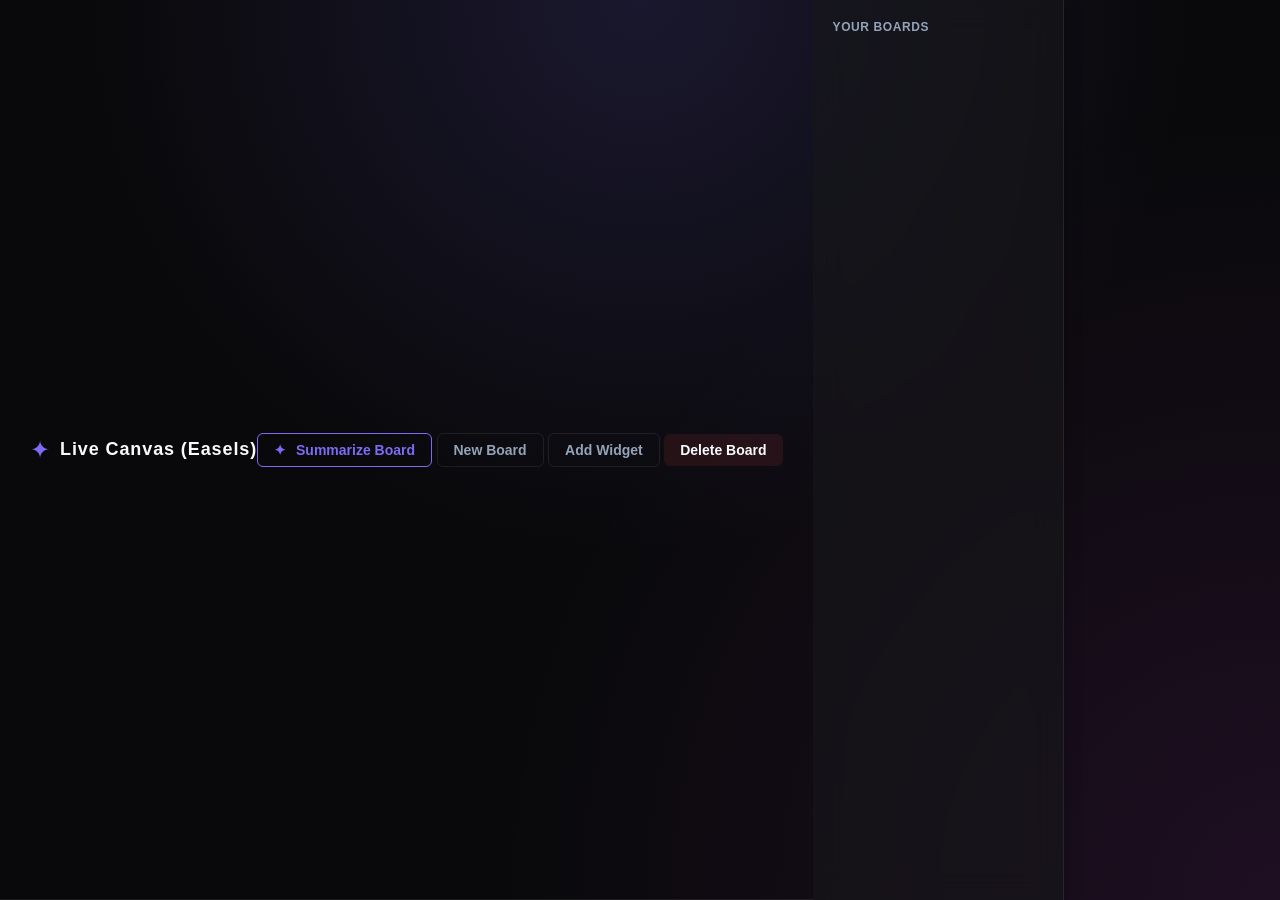
<file: canvas/canvas.html>
<!DOCTYPE html>
<html lang="en">
<head>
  <meta charset="utf-8" />
  <title>OpenAgent Live Canvas</title>
  <link rel="stylesheet" href="canvas.css" />
</head>
<body>
  <header>
    <div class="brand">
      <span class="logo">✦</span>
      <h1>Live Canvas (Easels)</h1>
    </div>
    <div class="actions">
      <button id="synthesize-board" class="ghost" style="color: var(--accent); border-color: var(--accent);">
        <span style="margin-right: 6px;">✦</span> Summarize Board
      </button>
      <button id="new-board" class="ghost">New Board</button>
      <button id="add-manual" class="ghost">Add Widget</button>
      <button id="delete-board" class="danger">Delete Board</button>
    </div>
  </header>

  <div class="layout">
    <aside class="sidebar">
      <h3>Your Boards</h3>
      <ul id="board-list">
        <!-- Board list injected here -->
      </ul>
    </aside>

    <main id="canvas-board">
      <!-- Widgets will be injected here -->
    </main>
  </div>

  <div id="add-modal" class="modal hidden">
    <div class="modal-content">
      <h2>Add New Widget</h2>
      <div class="field">
        <label>Website URL</label>
        <input type="text" id="widget-url" placeholder="https://news.ycombinator.com" />
      </div>
      <div class="field">
        <label>CSS Selector to Extract</label>
        <input type="text" id="widget-selector" placeholder=".hnmain, .news-list" />
      </div>
      <div class="field">
        <label>Title (Optional)</label>
        <input type="text" id="widget-title" placeholder="Hacker News Top" />
      </div>
      <div class="modal-actions">
        <button id="save-widget" class="primary">Add to Canvas</button>
        <button id="close-modal" class="ghost">Cancel</button>
      </div>
    </div>
  </div>

  <script src="canvas.js"></script>
</body>
</html>
</file>
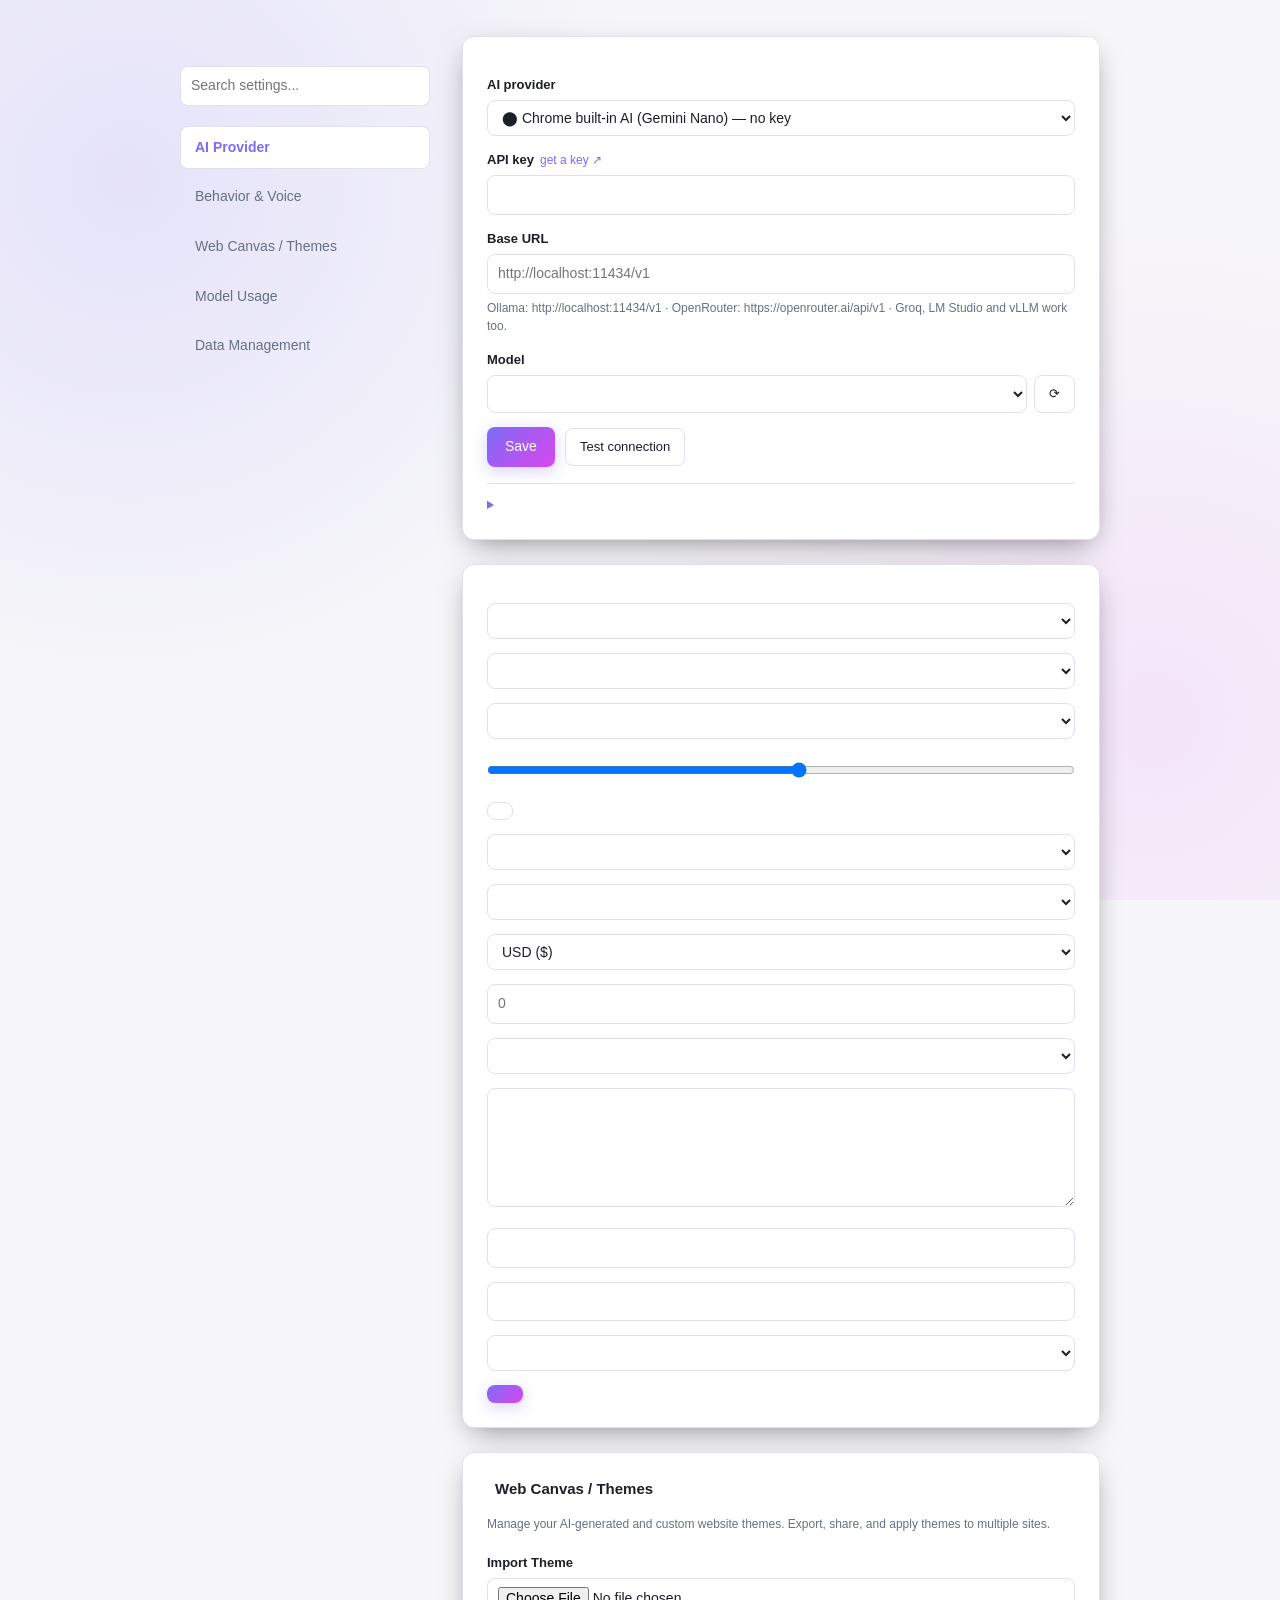
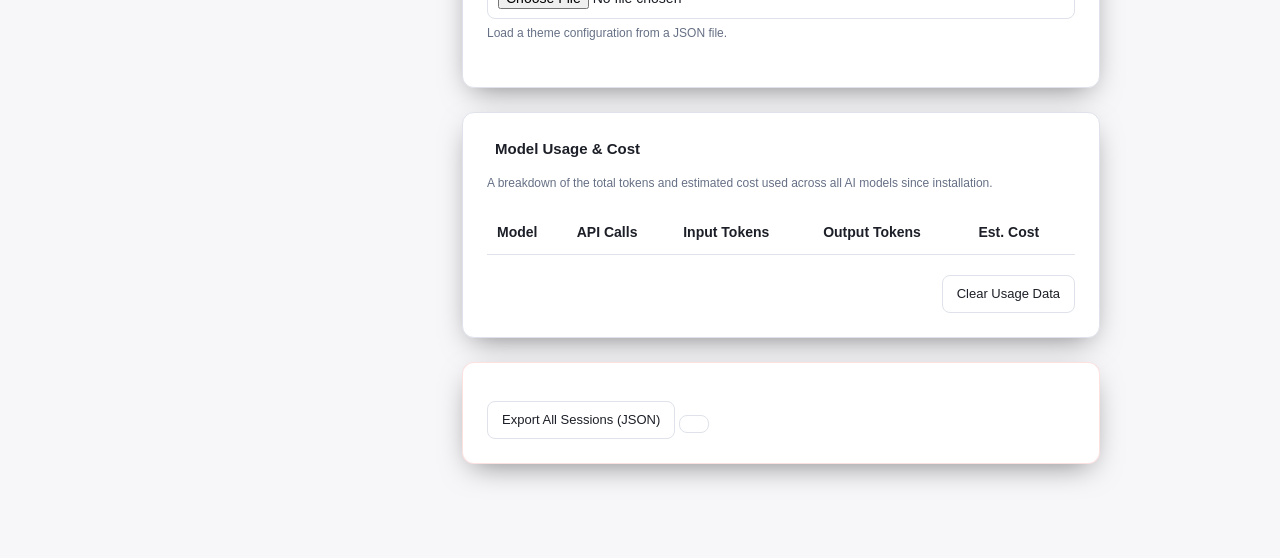
<file: options/options.html>
<!DOCTYPE html>
<html lang="en">
<head>
  <meta charset="utf-8" />
  <title>OpenAgent Settings</title>
  <link rel="stylesheet" href="options.css" />
</head>
<body>
  <main class="dash-layout">
    <aside class="dash-sidebar">
      <header class="dash-head">
        <div class="dash-brand">
          <span class="logo" data-icon="sparkle" data-icon-size="22"></span>
          <div>
            <h1 data-i18n="options.title"></h1>
            <p class="subtitle" data-i18n="options.subtitle"></p>
          </div>
        </div>
      </header>
      
      <div class="search-box">
        <input type="text" id="dash-search" placeholder="Search settings..." />
      </div>
      
      <nav id="dash-nav">
        <button data-target="setup-section" class="active">AI Provider</button>
        <button data-target="behavior-section">Behavior & Voice</button>
        <button data-target="canvas-section">Web Canvas / Themes</button>
        <button data-target="usage-section">Model Usage</button>
        <button data-target="data-section">Data Management</button>
      </nav>
    </aside>

    <div class="dash-content">
      <section id="setup-section">
        <h2><span data-icon="sliders" data-icon-size="16"></span><span data-i18n="setup.provider"></span></h2>
        <div id="setup-form"></div>
        <details class="subscription-note">
          <summary data-i18n="setup.subscriptionQ"></summary>
          <p>Anthropic subscriptions authenticate claude.ai and Claude Code only. Third-party apps — including this one — must use an <strong>API key</strong> from the Anthropic Console, which is billed separately from a Pro/Max plan. There is no supported way for an extension to spend a subscription, and any tool that claims to do so is reusing your browser session credentials in a way that risks your account.</p>
          <p>Cheapest ways to run this extension: <strong>Gemini 2.5 Flash</strong> (generous free tier), or <strong>Ollama</strong> running locally for free — pick "OpenAI-compatible" with base URL <code>http://localhost:11434/v1</code>.</p>
        </details>
      </section>

      <section id="behavior-section">
        <h2><span data-icon="gauge" data-icon-size="16"></span><span data-i18n="options.behavior"></span></h2>

        <div class="field">
          <label for="language" data-i18n="options.language"></label>
          <select id="language"></select>
          <p class="hint" data-i18n="options.languageHint"></p>
        </div>

        <div class="field">
          <label for="speakAnswers" data-i18n="options.voice"></label>
          <select id="speakAnswers">
            <option value="off" data-i18n="options.voiceOff"></option>
            <option value="on" data-i18n="options.voiceOn"></option>
          </select>
          <p class="hint" data-i18n="options.voiceHint"></p>
        </div>

        <div class="field">
          <label for="voiceUri" data-i18n="options.voicePick"></label>
          <select id="voiceUri"></select>
        </div>

        <div class="field">
          <label for="voiceRate" data-i18n="options.voiceRate"></label>
          <input type="range" id="voiceRate" min="0.5" max="2" step="0.1" />
          <button id="voice-preview" class="ghost" data-icon="volumeOn" data-i18n-title="options.voicePreview"></button>
        </div>

        <div class="field">
          <label for="planMode" data-i18n="options.planMode"></label>
          <select id="planMode">
            <option value="auto" data-i18n="options.planAuto"></option>
            <option value="on" data-i18n="options.planOn"></option>
            <option value="off" data-i18n="options.planOff"></option>
          </select>
          <p class="hint" data-i18n="options.planHint"></p>
        </div>

        <div class="field">
          <label for="streaming" data-i18n="options.streaming"></label>
          <select id="streaming">
            <option value="on" data-i18n="options.streamingOn"></option>
            <option value="off" data-i18n="options.streamingOff"></option>
          </select>
          <p class="hint" data-i18n="options.streamingHint"></p>
        </div>

        <div class="field">
          <label for="currency" data-i18n="options.currency"></label>
          <select id="currency">
            <option value="USD">USD ($)</option>
            <option value="SAR">SAR (ريال)</option>
          </select>
        </div>

        <div class="field">
          <label for="budgetUsd" data-i18n="options.budget"></label>
          <input type="number" id="budgetUsd" min="0" step="0.05" placeholder="0" />
          <p class="hint" data-i18n="options.budgetHint"></p>
        </div>

        <div class="field">
          <label for="cdpMode" data-i18n="options.cdp"></label>
          <select id="cdpMode">
            <option value="auto" data-i18n="options.cdpAuto"></option>
            <option value="on" data-i18n="options.cdpOn"></option>
            <option value="off" data-i18n="options.cdpOff"></option>
          </select>
          <p class="hint" data-i18n="options.cdpHint"></p>
        </div>

        <div class="field">
          <label for="customInstructions" data-i18n="options.customInstructions"></label>
          <textarea id="customInstructions" rows="5" data-i18n-placeholder="options.customInstructionsPlaceholder"></textarea>
          <p class="hint" data-i18n="options.customInstructionsHint"></p>
        </div>

        <div class="field">
          <label for="maxSteps" data-i18n="options.maxSteps"></label>
          <input type="number" id="maxSteps" min="5" max="100" step="5" />
          <p class="hint" data-i18n="options.maxStepsHint"></p>
        </div>

        <div class="field">
          <label for="keepScreenshots" data-i18n="options.keepScreenshots"></label>
          <input type="number" id="keepScreenshots" min="0" max="6" />
          <p class="hint" data-i18n="options.keepScreenshotsHint"></p>
        </div>

        <div class="field">
          <label for="approvalMode" data-i18n="options.approval"></label>
          <select id="approvalMode">
            <option value="auto" data-i18n="options.approvalAuto"></option>
            <option value="ask" data-i18n="options.approvalAsk"></option>
          </select>
        </div>

        <div class="setup-actions">
          <button id="save-behavior" class="primary" data-i18n="options.saveBehavior"></button>
          <span id="behavior-status" class="setup-status"></span>
        </div>
      </section>

      <section id="canvas-section">
        <h2><span data-icon="sparkle" data-icon-size="16"></span>Web Canvas / Themes</h2>
        <p class="hint">Manage your AI-generated and custom website themes. Export, share, and apply themes to multiple sites.</p>
        
        <div class="field" style="margin-top:20px;">
          <label>Import Theme</label>
          <input type="file" id="theme-import" accept=".json" />
          <p class="hint">Load a theme configuration from a JSON file.</p>
        </div>

        <div id="theme-list" style="margin-top:20px; display:flex; flex-direction:column; gap:10px;">
          <!-- Dynamically populated with domains -->
        </div>

        <div id="theme-editor" class="hidden" style="margin-top:20px; padding:15px; background:var(--bg-elevated); border:1px solid var(--border); border-radius:8px;">
          <h3 id="theme-editor-title">Edit Theme</h3>
          <div class="field">
            <label>Target Domains (comma separated)</label>
            <input type="text" id="theme-domains" placeholder="example.com, anothersite.com" />
          </div>
          <div class="field">
            <label>Background Color</label>
            <input type="color" id="theme-bg" />
            <button id="clear-theme-bg" class="ghost small">Clear</button>
          </div>
          <div class="field">
            <label>Text Color</label>
            <input type="color" id="theme-color" />
            <button id="clear-theme-color" class="ghost small">Clear</button>
          </div>
          <div class="field">
            <label>Font Family</label>
            <input type="text" id="theme-font" placeholder="e.g. Arial, Inter" />
          </div>
          <div class="field">
            <label>Hidden Elements (comma separated CSS selectors)</label>
            <textarea id="theme-hidden" rows="2" placeholder=".ads, #cookie-banner"></textarea>
          </div>
          <div class="field">
            <label>Custom CSS</label>
            <textarea id="theme-css" rows="4" placeholder="body { ... }"></textarea>
          </div>
          <div class="setup-actions">
            <button id="save-theme" class="primary">Save Theme</button>
            <button id="export-theme" class="ghost">Export JSON</button>
            <button id="delete-theme" class="danger">Delete</button>
            <span id="theme-status" class="setup-status"></span>
          </div>
        </div>
      </section>

      <section id="usage-section">
        <h2><span data-icon="bar-chart-2" data-icon-size="16"></span>Model Usage & Cost</h2>
        <p class="hint">A breakdown of the total tokens and estimated cost used across all AI models since installation.</p>
        
        <table style="width:100%; text-align:left; border-collapse:collapse; margin-top:20px; font-size:14px;">
          <thead>
            <tr style="border-bottom: 1px solid var(--border);">
              <th style="padding: 10px;">Model</th>
              <th style="padding: 10px;">API Calls</th>
              <th style="padding: 10px;">Input Tokens</th>
              <th style="padding: 10px;">Output Tokens</th>
              <th style="padding: 10px;">Est. Cost</th>
            </tr>
          </thead>
          <tbody id="usage-tbody">
            <!-- Usage rows injected here -->
          </tbody>
        </table>
        
        <div style="margin-top: 20px; text-align: right;">
          <button id="clear-usage-btn" class="danger ghost">Clear Usage Data</button>
        </div>
      </section>

      <section id="data-section" class="danger-zone">
        <h2><span data-icon="trash" data-icon-size="16"></span><span data-i18n="options.data"></span></h2>
        <p class="hint" data-i18n="options.dataHint"></p>
        <button id="export-all" class="ghost" data-i18n="options.exportAll">Export All Sessions (JSON)</button>
        <button id="clear-all" class="ghost" data-i18n="options.eraseAll"></button>
        <span id="clear-status" class="setup-status"></span>
      </section>
    </div>
  </main>
  <script type="module" src="options.js"></script>
</body>
</html>
</file>
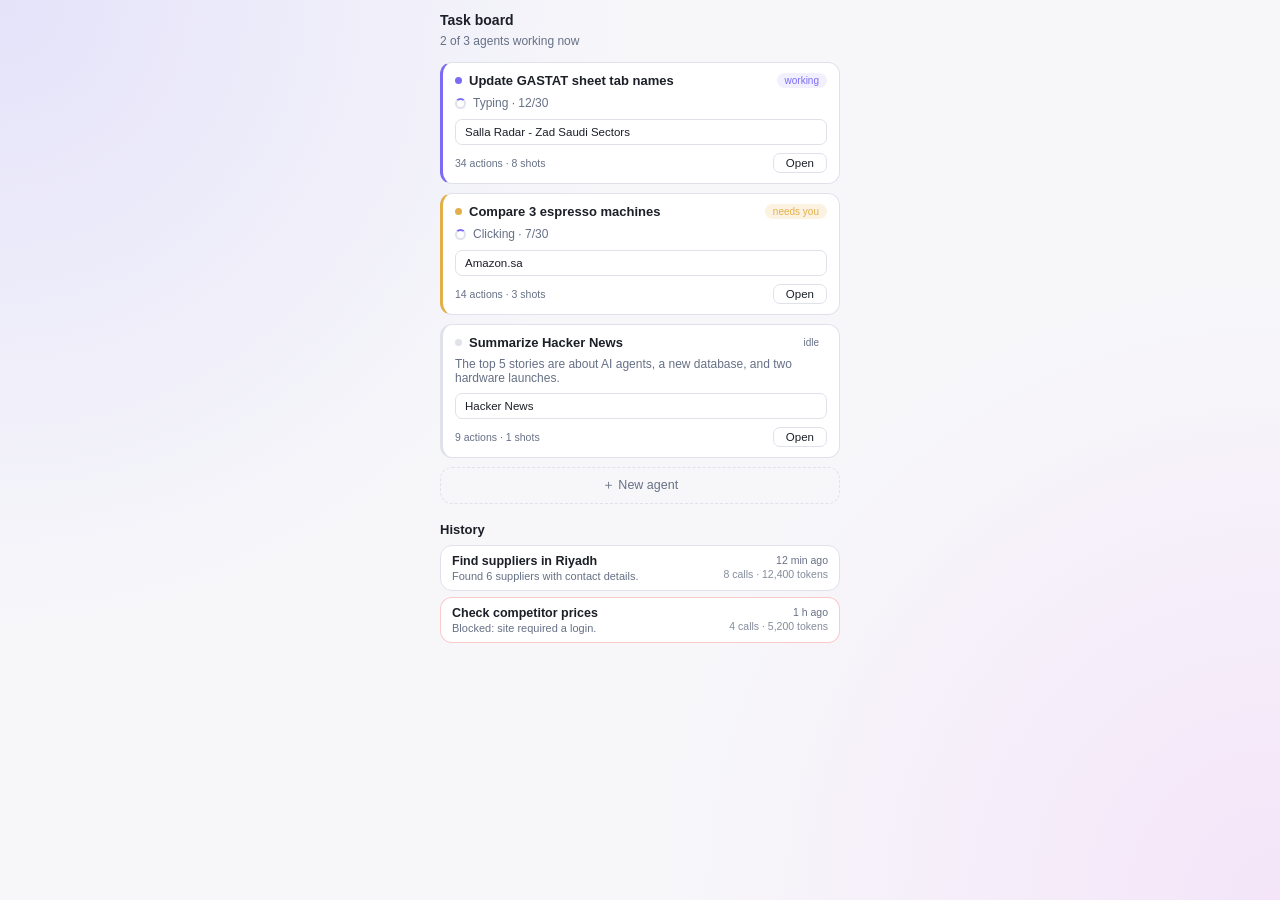
<file: scripts/board-preview.html>
<!DOCTYPE html>
<html lang="en">
<head>
  <meta charset="utf-8" />
  <title>Board preview</title>
  <link rel="stylesheet" href="../sidepanel/panel.css" />
  <style>body { max-width: 420px; margin: 0 auto; }</style>
</head>
<body>
  <main id="board-view">
    <div class="view-intro"><strong>Task board</strong><p id="board-stats" class="board-stats-head"></p></div>
    <div id="board-live"></div>
    <div class="board-history-head"><strong>History</strong><button id="board-clear" class="ghost small hidden">Clear</button></div>
    <p id="board-history-empty" class="hint hidden">Finished tasks show here.</p>
    <div id="board-history"></div>
  </main>

  <script>
    // Minimal chrome + i18n stubs so the real board module runs standalone.
    window.chrome = { runtime: { sendMessage: () => {} } };
  </script>
  <script type="module">
    // Stub i18n to English literals matching the keys we use.
    const map = {
      'board.activeCount': '$1 of $2 agents working now', 'board.noneActive': '$1 agents, none active',
      'board.running': 'working', 'board.waiting': 'needs you', 'board.idle': 'idle', 'board.error': 'error',
      'board.working': 'Working', 'board.done': 'Finished', 'board.newAgent': '＋ New agent',
      'board.open': 'Open', 'board.openTab': 'Jump to tab', 'board.cardStats': '$1 actions · $2 shots',
      'board.historyTokens': '$1 calls · $2 tokens', 'board.justNow': 'just now', 'board.minsAgo': '$1 min ago',
      'board.hoursAgo': '$1 h ago',
    };
    const t = (k, ...a) => (map[k] || k).replace(/\$(\d)/g, (_, i) => a[i - 1] ?? '');
    const locale = () => 'en-US';

    // Inline a trimmed copy of the board renderer against these stubs.
    const { createBoardView } = await import('../sidepanel/board-view.js').catch(async () => {
      // board-view imports i18n; shim it via a blob module.
      return {};
    });

    // Simplest path: import the real module but pre-seed its i18n by module mock
    // isn't available here, so render inline with the same markup instead.
    const live = document.getElementById('board-live');
    const stats = document.getElementById('board-stats');
    const sessions = [
      { id:'a', title:'Update GASTAT sheet tab names', color:'blue', status:'running',
        activity:{ action:'Typing', step:12, maxSteps:30, page:'Salla Radar - Zad Saudi Sectors', url:'https://docs.google.com/spreadsheets/d/1WC1' },
        toolCount:34, screenshotCount:8, lastMessage:'' },
      { id:'b', title:'Compare 3 espresso machines', color:'purple', status:'waiting',
        activity:{ action:'Clicking', step:7, maxSteps:30, page:'Amazon.sa', url:'https://amazon.sa/s?k=espresso' },
        toolCount:14, screenshotCount:3, lastMessage:'' },
      { id:'c', title:'Summarize Hacker News', color:'green', status:'idle',
        activity:{ url:'https://news.ycombinator.com', page:'Hacker News' },
        toolCount:9, screenshotCount:1, lastMessage:'The top 5 stories are about AI agents, a new database, and two hardware launches.' },
    ];
    stats.textContent = t('board.activeCount', 2, 3);

    for (const s of sessions) {
      const card = document.createElement('div');
      card.className = `board-card status-${s.status}`;
      card.innerHTML = `
        <div class="board-card-head">
          <span class="status-dot ${s.status}"></span>
          <span class="board-card-title">${s.title}</span>
          <span class="board-badge ${s.status}">${t('board.'+s.status)}</span>
        </div>
        <div class="board-activity">${s.status==='idle' ? s.lastMessage : `<span class="spinner"></span><span>${s.activity.action} · ${s.activity.step}/${s.activity.maxSteps}</span>`}</div>
        <button class="board-page"><span>${s.activity.page}</span></button>
        <div class="board-foot"><span class="board-stats-line">${t('board.cardStats', s.toolCount, s.screenshotCount)}</span><button class="board-open">${t('board.open')}</button></div>`;
      live.appendChild(card);
    }
    const add = document.createElement('button');
    add.className = 'board-add'; add.textContent = t('board.newAgent');
    live.appendChild(add);

    const hist = document.getElementById('board-history');
    for (const h of [
      { title:'Find suppliers in Riyadh', sub:'Found 6 suppliers with contact details.', when:'12 min ago', tok:'8 calls · 12,400 tokens', status:'idle' },
      { title:'Check competitor prices', sub:'Blocked: site required a login.', when:'1 h ago', tok:'4 calls · 5,200 tokens', status:'error' },
    ]) {
      const row = document.createElement('div');
      row.className = `history-row status-${h.status}`;
      row.innerHTML = `<div class="history-main"><div class="history-title">${h.title}</div><div class="history-sub">${h.sub}</div></div><div class="history-meta"><span>${h.when}</span><span class="history-tokens">${h.tok}</span></div>`;
      hist.appendChild(row);
    }
  </script>
</body>
</html>
</file>
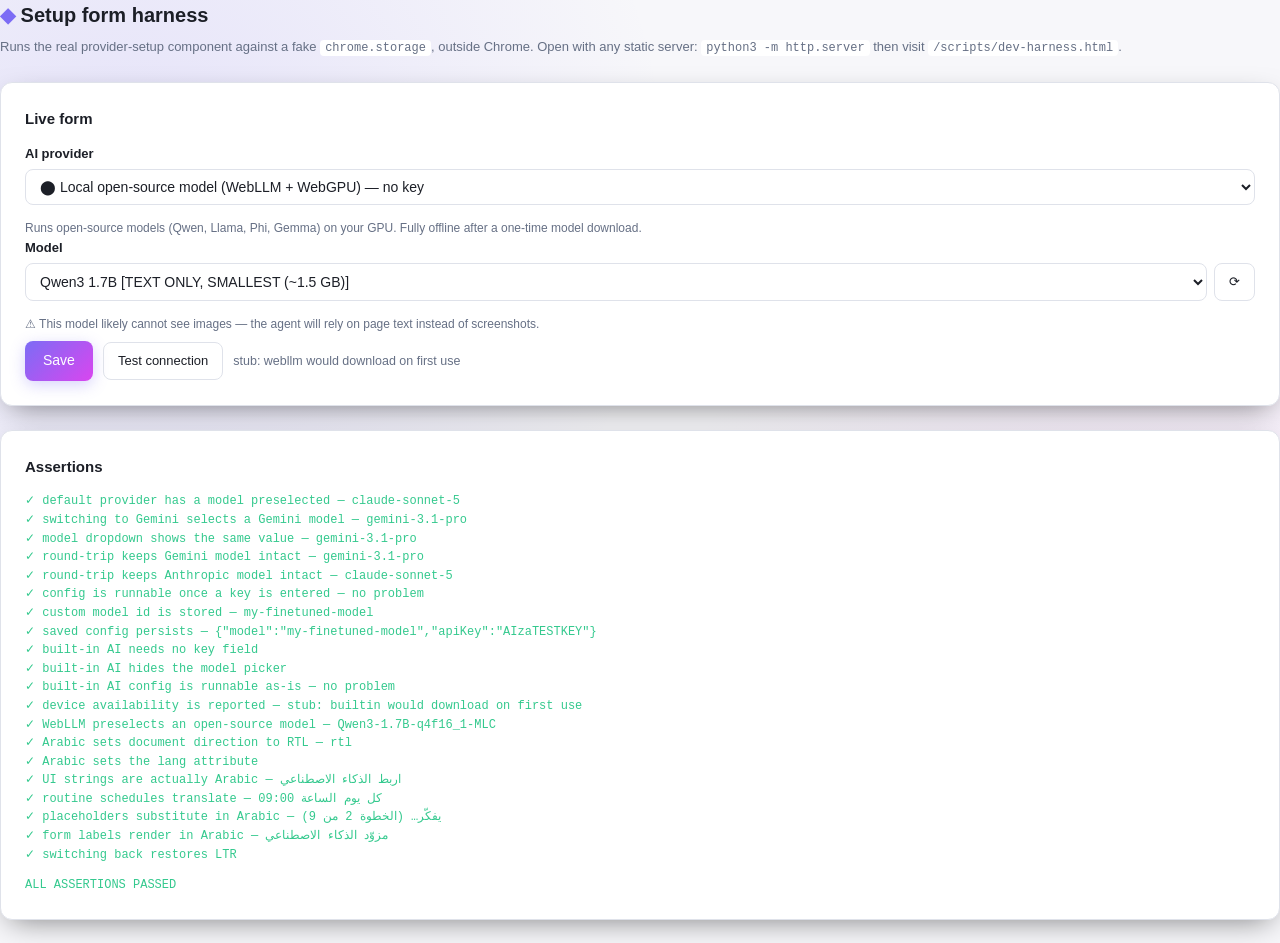
<file: scripts/dev-harness.html>
<!DOCTYPE html>
<html lang="en">
<head>
  <meta charset="utf-8" />
  <title>OpenAgent — setup form harness</title>
  <link rel="stylesheet" href="../options/options.css" />
  <style>
    #log { font-family: ui-monospace, monospace; font-size: 12px; white-space: pre-wrap; }
    .pass { color: var(--ok); } .fail { color: var(--err); font-weight: 600; }
  </style>
</head>
<body>
  <main>
    <h1><span class="logo">◆</span> Setup form harness</h1>
    <p class="subtitle">Runs the real provider-setup component against a fake <code>chrome.storage</code>, outside Chrome. Open with any static server: <code>python3 -m http.server</code> then visit <code>/scripts/dev-harness.html</code>.</p>

    <section><h2>Live form</h2><div id="setup-form"></div></section>
    <section><h2>Assertions</h2><div id="log"></div></section>
  </main>

  <!-- Stub the extension APIs the component touches, before the module loads. -->
  <script>
    const store = {};
    window.chrome = {
      storage: {
        local: {
          get: (key) => Promise.resolve(typeof key === 'string' ? { [key]: store[key] } : { ...store }),
          set: (obj) => Object.assign(store, obj) && Promise.resolve(),
        },
        onChanged: { addListener() {} },
      },
      // Stands in for the background worker relaying to the offscreen host.
      runtime: {
        sendMessage: (msg) =>
          Promise.resolve(
            msg.type === 'availability'
              ? { ok: true, result: { state: 'downloadable', detail: `stub: ${msg.engine} would download on first use` } }
              : msg.type === 'list_models'
                ? { ok: true, result: [{ id: 'stub-model-a', label: 'Stub model A' }] }
                : { ok: false, error: 'unsupported in harness' }
          ),
        onMessage: { addListener() {}, removeListener() {} },
      },
    };
    window.__store = store;
  </script>

  <script type="module">
    import { createSetupForm, loadConfig } from '../ui/setup.js';
    import { configProblem } from '../providers/index.js';

    const log = document.getElementById('log');
    let failures = 0;
    const check = (name, condition, detail = '') => {
      failures += condition ? 0 : 1;
      const line = document.createElement('div');
      line.className = condition ? 'pass' : 'fail';
      line.textContent = `${condition ? '✓' : '✗'} ${name}${detail ? ` — ${detail}` : ''}`;
      log.appendChild(line);
    };

    const form = createSetupForm(document.getElementById('setup-form'));
    await form.load();

    const root = document.getElementById('setup-form');
    const providerSelect = root.querySelector('select');
    const modelSelect = root.querySelectorAll('select')[1];
    const apiKeyInput = root.querySelector('input[type="password"]');

    // Default provider must arrive with a model already chosen.
    check('default provider has a model preselected', !!form.getState().providers.anthropic?.model,
      form.getState().providers.anthropic?.model);

    // The v0.1 bug: switching providers wrote the previous provider's field
    // values into the new provider, leaving it with no model.
    providerSelect.value = 'gemini';
    providerSelect.dispatchEvent(new Event('change'));
    const geminiModel = form.getState().providers.gemini?.model;
    check('switching to Gemini selects a Gemini model', /^gemini/.test(geminiModel || ''), geminiModel);
    check('model dropdown shows the same value', modelSelect.value === geminiModel, modelSelect.value);

    // Round-trip back and forth must not corrupt either provider.
    providerSelect.value = 'anthropic';
    providerSelect.dispatchEvent(new Event('change'));
    providerSelect.value = 'gemini';
    providerSelect.dispatchEvent(new Event('change'));
    check('round-trip keeps Gemini model intact', form.getState().providers.gemini?.model === geminiModel,
      form.getState().providers.gemini?.model);
    check('round-trip keeps Anthropic model intact', /^claude/.test(form.getState().providers.anthropic?.model || ''),
      form.getState().providers.anthropic?.model);

    // With a key typed in, the config must be considered runnable.
    apiKeyInput.value = 'AIzaTESTKEY';
    apiKeyInput.dispatchEvent(new Event('input'));
    check('config is runnable once a key is entered', configProblem(form.getState()) === null,
      configProblem(form.getState()) || 'no problem');

    // Custom model entry path.
    modelSelect.value = '__custom__';
    modelSelect.dispatchEvent(new Event('change'));
    const customInput = root.querySelector('input[placeholder="exact model id"]');
    customInput.value = 'my-finetuned-model';
    customInput.dispatchEvent(new Event('input'));
    check('custom model id is stored', form.getState().providers.gemini?.model === 'my-finetuned-model',
      form.getState().providers.gemini?.model);

    // Saving persists to (fake) storage and reloads identically.
    root.querySelectorAll('button')[1].click(); // Save
    await new Promise((r) => setTimeout(r, 30));
    const reloaded = await loadConfig();
    check('saved config persists', reloaded.providers?.gemini?.model === 'my-finetuned-model',
      JSON.stringify(reloaded.providers?.gemini));

    // On-device providers: no key field, and availability is probed up front.
    providerSelect.value = 'builtin';
    providerSelect.dispatchEvent(new Event('change'));
    await new Promise((r) => setTimeout(r, 50));
    check('built-in AI needs no key field', apiKeyInput.closest('.field').classList.contains('hidden'));
    check('built-in AI hides the model picker', modelSelect.closest('.field').classList.contains('hidden'));
    check('built-in AI config is runnable as-is', configProblem(form.getState()) === null,
      configProblem(form.getState()) || 'no problem');
    check('device availability is reported', root.querySelector('.setup-status').textContent.includes('stub'),
      root.querySelector('.setup-status').textContent);

    providerSelect.value = 'webllm';
    providerSelect.dispatchEvent(new Event('change'));
    check('WebLLM preselects an open-source model', /MLC$/.test(form.getState().providers.webllm?.model || ''),
      form.getState().providers.webllm?.model);

    // Arabic + RTL: the whole document must flip, and strings must be real
    // translations rather than English left in place.
    const { applyLanguage, t } = await import('../ui/i18n.js');
    applyLanguage('ar');
    check('Arabic sets document direction to RTL', document.documentElement.dir === 'rtl', document.documentElement.dir);
    check('Arabic sets the lang attribute', document.documentElement.lang === 'ar');
    check('UI strings are actually Arabic', /[؀-ۿ]/.test(t('setup.title')), t('setup.title'));
    check('routine schedules translate', /[؀-ۿ]/.test(t('sched.daily', '09:00')), t('sched.daily', '09:00'));
    check('placeholders substitute in Arabic', t('status.thinking', 2, 9).includes('2'), t('status.thinking', 2, 9));

    // Rebuilding the form under Arabic must produce Arabic labels.
    const arRoot = document.createElement('div');
    document.querySelector('section').appendChild(arRoot);
    const arForm = createSetupForm(arRoot);
    await arForm.load();
    check('form labels render in Arabic', /[؀-ۿ]/.test(arRoot.querySelector('label').textContent),
      arRoot.querySelector('label').textContent);
    arRoot.remove();

    applyLanguage('en');
    check('switching back restores LTR', document.documentElement.dir === 'ltr');

    const summary = document.createElement('div');
    summary.className = failures ? 'fail' : 'pass';
    summary.style.marginTop = '12px';
    summary.textContent = failures ? `${failures} ASSERTION(S) FAILED` : 'ALL ASSERTIONS PASSED';
    log.appendChild(summary);
  </script>
</body>
</html>
</file>
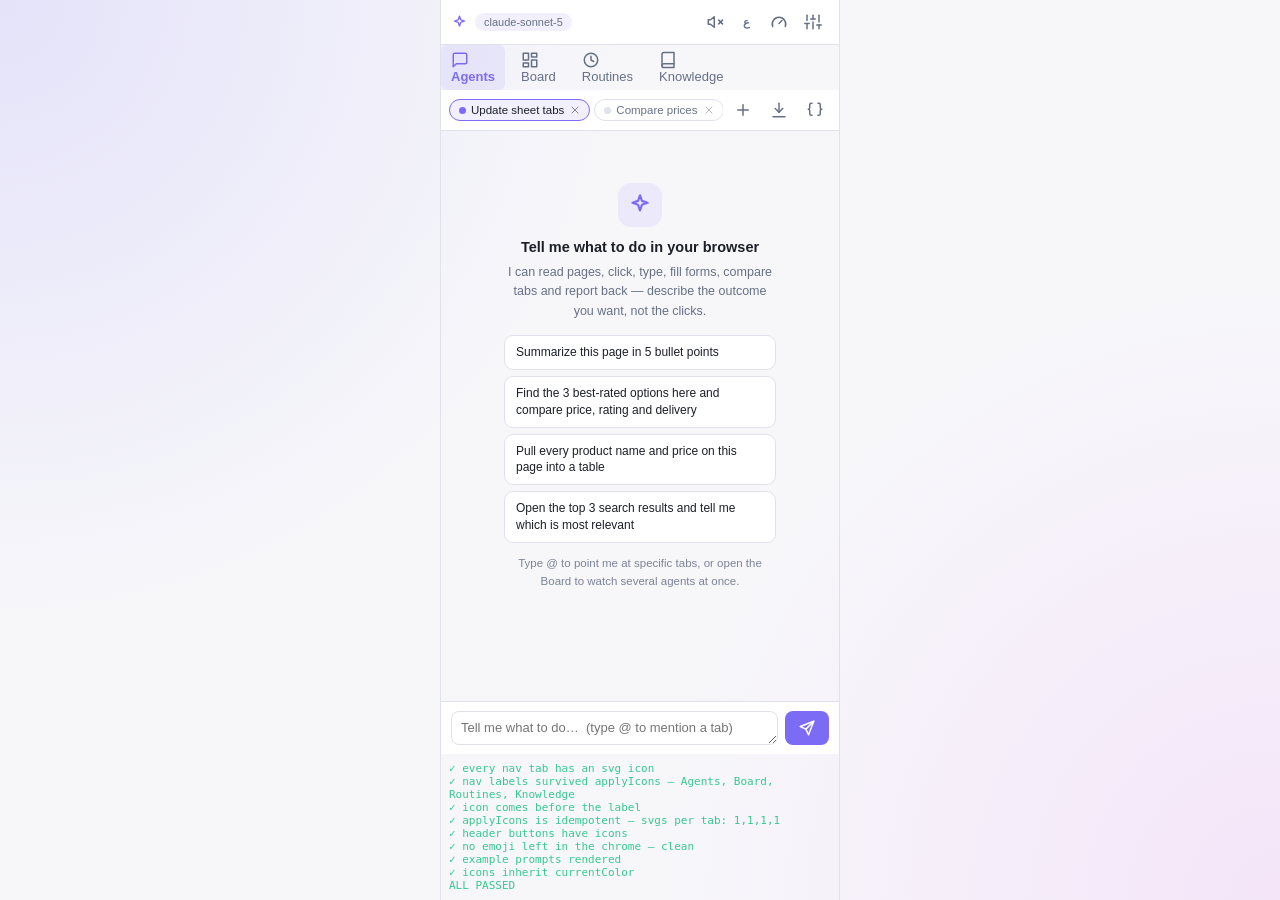
<file: scripts/panel-preview.html>
<!DOCTYPE html>
<html lang="en">
<head>
  <meta charset="utf-8" />
  <title>Panel preview</title>
  <link rel="stylesheet" href="../sidepanel/panel.css" />
  <style>
    body { width: 400px; margin: 0 auto; border-inline: 1px solid var(--border); }
    #log { font-family: ui-monospace, monospace; font-size: 11px; padding: 8px; }
    .pass { color: var(--ok); } .fail { color: var(--err); font-weight: 700; }
  </style>
</head>
<head></head>
<body>
  <header>
    <div class="brand">
      <span class="logo" data-icon="sparkle" data-icon-size="17"></span>
      <button id="model-badge" class="badge">claude-sonnet-5</button>
    </div>
    <div class="header-actions">
      <button id="toggle-voice" class="tab-btn" data-icon="volumeOff" title="Read aloud"></button>
      <button id="toggle-lang" class="tab-btn lang-btn" title="Language">ع</button>
      <button id="open-dashboard" class="tab-btn" data-icon="gauge" title="Dashboard"></button>
      <button id="toggle-setup" class="tab-btn" data-icon="sliders" title="Setup"></button>
    </div>
  </header>

  <nav id="main-nav">
    <button class="nav-tab active" data-icon="chat"><span>Agents</span></button>
    <button class="nav-tab" data-icon="board"><span>Board</span></button>
    <button class="nav-tab" data-icon="clock"><span>Routines</span></button>
    <button class="nav-tab" data-icon="book"><span>Knowledge</span></button>
  </nav>

  <nav id="session-bar">
    <div id="session-chips">
      <div class="chip active"><span class="status-dot running"></span><span class="chip-title">Update sheet tabs</span><span class="chip-close" data-icon="x" data-icon-size="12"></span></div>
      <div class="chip"><span class="status-dot"></span><span class="chip-title">Compare prices</span><span class="chip-close" data-icon="x" data-icon-size="12"></span></div>
    </div>
    <button class="icon-btn" data-icon="plus" title="New agent"></button>
    <button class="icon-btn" data-icon="download" title="Export"></button>
    <button class="icon-btn" data-icon="braces" title="JSON"></button>
  </nav>

  <main id="chat-view">
    <div id="messages"></div>
  </main>

  <footer id="composer-footer">
    <div class="composer-wrap">
      <div class="composer">
        <textarea id="input" rows="1" placeholder="Tell me what to do…  (type @ to mention a tab)"></textarea>
        <button class="primary send-btn" data-icon="send" title="Send"></button>
      </div>
    </div>
  </footer>

  <div id="log"></div>

  <script type="module">
    import { applyIcons, icon } from '../ui/icons.js';

    // Build the real empty state markup the panel produces.
    const messages = document.getElementById('messages');
    const wrap = document.createElement('div');
    wrap.className = 'empty-state';
    const mark = document.createElement('div');
    mark.className = 'empty-mark';
    mark.appendChild(icon('sparkle', { size: 26 }));
    const title = document.createElement('div');
    title.className = 't';
    title.textContent = 'Tell me what to do in your browser';
    const hint = document.createElement('div');
    hint.className = 'h';
    hint.textContent = 'I can read pages, click, type, fill forms, compare tabs and report back — describe the outcome you want, not the clicks.';
    wrap.append(mark, title, hint);

    const examples = document.createElement('div');
    examples.className = 'examples';
    for (const text of [
      'Summarize this page in 5 bullet points',
      'Find the 3 best-rated options here and compare price, rating and delivery',
      'Pull every product name and price on this page into a table',
      'Open the top 3 search results and tell me which is most relevant',
    ]) {
      const chip = document.createElement('button');
      chip.className = 'example-chip';
      chip.textContent = text;
      examples.appendChild(chip);
    }
    wrap.appendChild(examples);
    const tip = document.createElement('div');
    tip.className = 'h small';
    tip.textContent = 'Type @ to point me at specific tabs, or open the Board to watch several agents at once.';
    wrap.appendChild(tip);
    messages.appendChild(wrap);

    applyIcons();

    // Assertions: icons rendered, and labels survived the icon pass.
    const log = document.getElementById('log');
    let failures = 0;
    const check = (name, ok, detail = '') => {
      failures += ok ? 0 : 1;
      const line = document.createElement('div');
      line.className = ok ? 'pass' : 'fail';
      line.textContent = `${ok ? '✓' : '✗'} ${name}${detail ? ` — ${detail}` : ''}`;
      log.appendChild(line);
    };

    const tabs = [...document.querySelectorAll('.nav-tab')];
    check('every nav tab has an svg icon', tabs.every((b) => b.querySelector('svg.icon')));
    check('nav labels survived applyIcons', tabs.every((b) => b.querySelector('span')?.textContent),
      tabs.map((b) => b.querySelector('span').textContent).join(', '));
    check('icon comes before the label', tabs.every((b) => b.firstElementChild.tagName.toLowerCase() === 'svg'));

    applyIcons(); // second pass must not duplicate
    check('applyIcons is idempotent', tabs.every((b) => b.querySelectorAll('svg.icon').length === 1),
      `svgs per tab: ${tabs.map((b) => b.querySelectorAll('svg.icon').length).join(',')}`);

    check('header buttons have icons', [...document.querySelectorAll('.header-actions .tab-btn[data-icon]')].every((b) => b.querySelector('svg')));
    // Scan the app chrome only — the assertion log itself contains ✓/✗ marks.
    const chromeText = [...document.querySelectorAll('header, #main-nav, #session-bar, #messages, footer')]
      .map((el) => el.innerText).join(' ');
    check('no emoji left in the chrome', !/[\u{1F300}-\u{1FAFF}\u{2600}-\u{27BF}]/u.test(chromeText),
      chromeText.match(/[\u{1F300}-\u{1FAFF}\u{2600}-\u{27BF}]/u)?.[0] || 'clean');
    check('example prompts rendered', document.querySelectorAll('.example-chip').length === 4);
    check('icons inherit currentColor', getComputedStyle(document.querySelector('.nav-tab.active svg')).stroke !== 'none');

    const summary = document.createElement('div');
    summary.className = failures ? 'fail' : 'pass';
    summary.textContent = failures ? `${failures} FAILED` : 'ALL PASSED';
    log.appendChild(summary);
  </script>
</body>
</html>
</file>
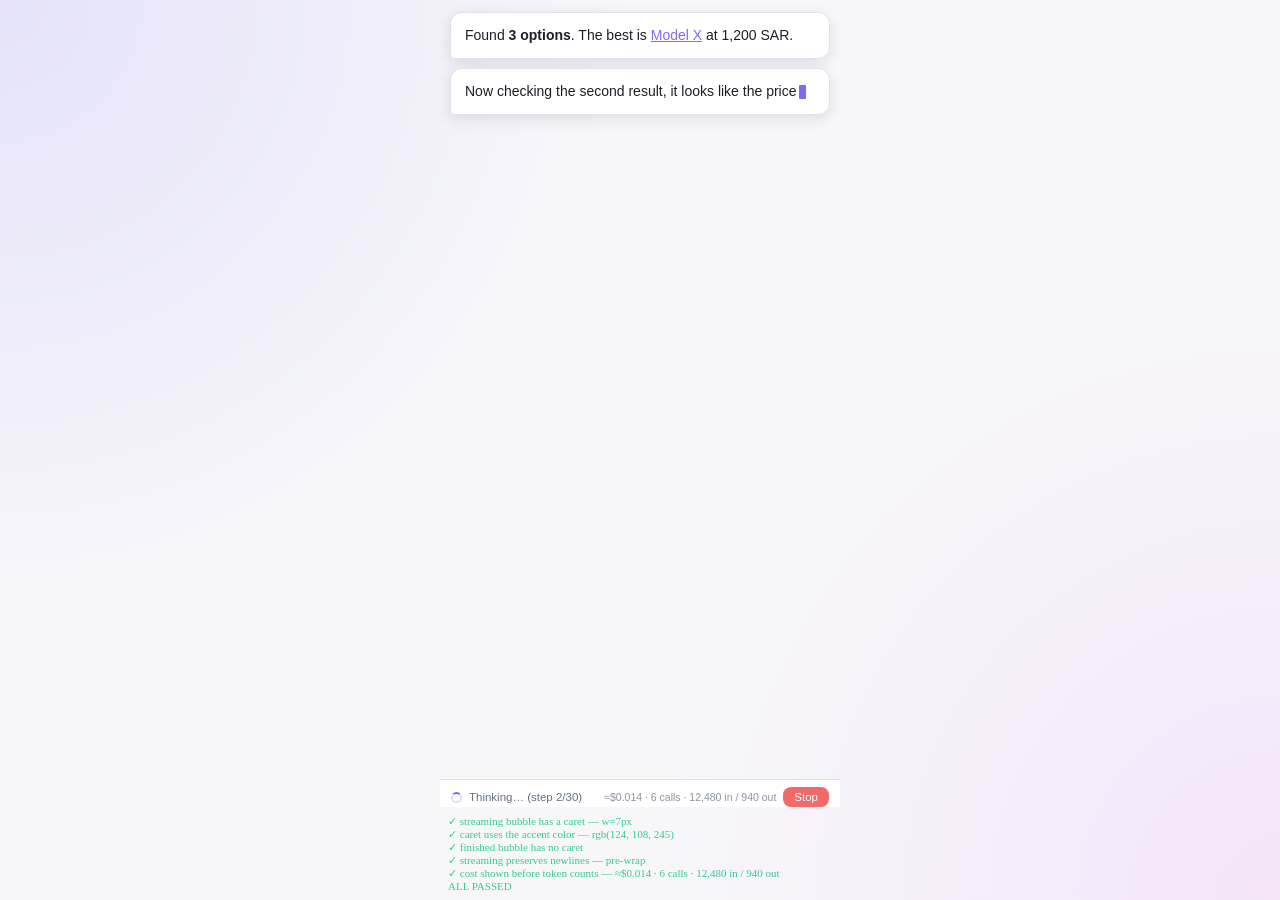
<file: scripts/stream-preview.html>
<!DOCTYPE html>
<html lang="en"><head><meta charset="utf-8"/><title>Streaming preview</title>
<link rel="stylesheet" href="../sidepanel/panel.css"/>
<style>body{width:400px;margin:0 auto}#log{font:11px ui-monospace;padding:8px}.pass{color:var(--ok)}.fail{color:var(--err);font-weight:700}</style>
</head><body>
<main id="chat-view"><div id="messages"></div></main>
<footer id="composer-footer"><div id="status-bar"><span class="spinner"></span><span id="status-text">Thinking… (step 2/30)</span><span id="usage-text" class="usage"></span><button class="danger small">Stop</button></div></footer>
<div id="log"></div>
<script type="module">
import { renderMarkdown } from '../sidepanel/markdown.js';
import { formatCost } from '../providers/pricing.js';
const messages=document.getElementById('messages');
// 1. a finished answer
const done=document.createElement('div'); done.className='msg assistant';
done.appendChild(renderMarkdown('Found **3 options**. The best is [Model X](https://a.com) at 1,200 SAR.'));
messages.appendChild(done);
// 2. a live streaming bubble (mid-token)
const live=document.createElement('div'); live.className='msg assistant streaming'; live.dataset.stream='s1';
live.textContent='Now checking the second result, it looks like the price';
messages.appendChild(live);
// cost meter
document.getElementById('usage-text').textContent = `≈${formatCost(0.0138)} · 6 calls · 12,480 in / 940 out`;

const log=document.getElementById('log'); let f=0;
const t=(n,c,g)=>{f+=c?0:1;const d=document.createElement('div');d.className=c?'pass':'fail';d.textContent=`${c?'✓':'✗'} ${n}${g?` — ${g}`:''}`;log.appendChild(d)};
const cs=getComputedStyle(live,'::after');
t('streaming bubble has a caret', cs.content!=='none' && cs.width!=='auto', `w=${cs.width}`);
t('caret uses the accent color', cs.backgroundColor!=='rgba(0, 0, 0, 0)', cs.backgroundColor);
t('finished bubble has no caret', getComputedStyle(done,'::after').content==='none');
t('streaming preserves newlines', getComputedStyle(live).whiteSpace==='pre-wrap', getComputedStyle(live).whiteSpace);
t('cost shown before token counts', document.getElementById('usage-text').textContent.startsWith('≈$0.014'), document.getElementById('usage-text').textContent);
const s=document.createElement('div'); s.className=f?'fail':'pass'; s.textContent=f?`${f} FAILED`:'ALL PASSED'; log.appendChild(s);
</script></body></html>
</file>
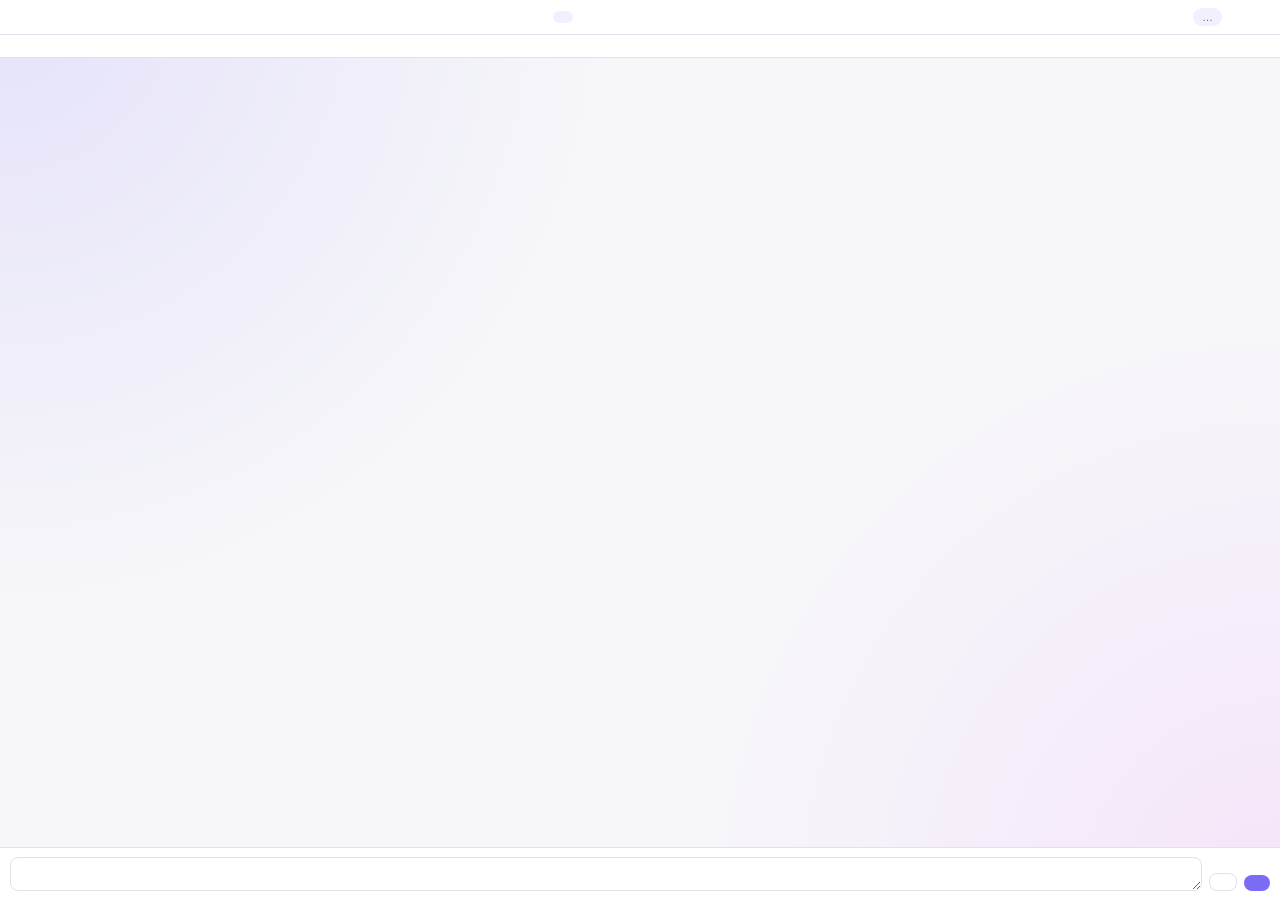
<file: sidepanel/panel.html>
<!DOCTYPE html>
<html lang="en">
<head>
  <meta charset="utf-8" />
  <meta name="viewport" content="width=device-width, initial-scale=1" />
  <title>OpenAgent</title>
  <link rel="stylesheet" href="panel.css" />
</head>
<body>
  <header>
    <div class="brand">
      <span class="logo" data-icon="sparkle" data-icon-size="17"></span>
    </div>
    
    <!-- Primary navigation now in top nav -->
    <nav id="main-nav">
      <button id="tab-chat" class="nav-tab active" data-i18n="nav.chat"></button>
      <button id="tab-board" class="nav-tab" data-i18n="nav.board"></button>
      <button id="tab-routines" class="nav-tab" data-i18n="nav.routines"></button>
      <button id="tab-knowledge" class="nav-tab" data-i18n="nav.knowledge"></button>
    </nav>
    
    <div class="header-actions">
      <button id="model-badge" class="badge">…</button>
      <button id="snip-element" class="tab-btn" data-icon="crop" title="Snip Element to Canvas"></button>
      <button id="open-canvas" class="tab-btn" data-icon="layout" title="Live Canvas"></button>
      <button id="open-dashboard" class="tab-btn" data-icon="sliders" data-i18n-title="header.dashboard"></button>
    </div>
  </header>

  <!-- Provider setup, inline so the options page is never required -->
  <section id="setup-card" class="card hidden">
    <div class="card-head">
      <strong data-i18n="setup.title"></strong>
      <button id="close-setup" class="icon-btn" data-icon="x" data-i18n-title="setup.close"></button>
    </div>
    <div id="setup-form"></div>
    <button id="setup-dashboard" class="ghost full-width" data-i18n="setup.openDashboard"></button>
    <details class="subscription-note">
      <summary data-i18n="setup.subscriptionQ"></summary>
      <p data-i18n="setup.subscriptionA1"></p>
      <p data-i18n="setup.subscriptionA2"></p>
    </details>
  </section>

  <!-- Agent session chips -->
  <nav id="session-bar">
    <div id="session-chips"></div>
    <button id="new-session" class="icon-btn" data-icon="plus" data-i18n-title="session.new"></button>
  </nav>

  <!-- CHAT VIEW -->
  <main id="chat-view">
    <div id="messages" aria-live="polite"></div>
  </main>

  <!-- ROUTINES VIEW -->
  <main id="routines-view" class="hidden">
    <div class="view-intro">
      <strong data-i18n="routines.title"></strong>
      <p data-i18n="routines.intro"></p>
    </div>
    <div id="routines-list"></div>
    <div class="card">
      <div class="card-head"><strong id="routine-form-title"></strong></div>
      <div class="field">
        <label data-i18n="routines.name"></label>
        <input id="r-name" type="text" data-i18n-placeholder="routines.namePlaceholder" />
      </div>
      <div class="field">
        <label data-i18n="routines.task"></label>
        <textarea id="r-prompt" rows="3" data-i18n-placeholder="routines.taskPlaceholder"></textarea>
      </div>
      <div class="field">
        <label><span data-i18n="routines.url"></span> <span class="muted" data-i18n="routines.optional"></span></label>
        <input id="r-url" type="text" placeholder="https://news.ycombinator.com" />
      </div>
      <div class="field">
        <label data-i18n="routines.schedule"></label>
        <select id="r-type">
          <option value="daily" data-i18n="routines.daily"></option>
          <option value="weekdays" data-i18n="routines.weekdays"></option>
          <option value="weekly" data-i18n="routines.weekly"></option>
          <option value="interval" data-i18n="routines.interval"></option>
          <option value="once" data-i18n="routines.once"></option>
        </select>
      </div>
      <div class="field" id="r-time-field">
        <label data-i18n="routines.time"></label><input id="r-time" type="time" value="09:00" />
      </div>
      <div class="field hidden" id="r-day-field">
        <label data-i18n="routines.day"></label>
        <select id="r-day">
          <option value="1" data-i18n="day.1"></option>
          <option value="2" data-i18n="day.2"></option>
          <option value="3" data-i18n="day.3"></option>
          <option value="4" data-i18n="day.4"></option>
          <option value="5" data-i18n="day.5"></option>
          <option value="6" data-i18n="day.6"></option>
          <option value="0" data-i18n="day.0"></option>
        </select>
      </div>
      <div class="field hidden" id="r-interval-field">
        <label data-i18n="routines.intervalLabel"></label><input id="r-interval" type="number" min="1" value="60" />
      </div>
      <div class="field hidden" id="r-once-field">
        <label data-i18n="routines.datetime"></label><input id="r-once" type="datetime-local" />
      </div>
      <div class="setup-actions">
        <button id="r-save" class="primary" data-i18n="routines.save"></button>
        <button id="r-cancel" class="ghost hidden" data-i18n="routines.cancel"></button>
        <span id="r-status" class="setup-status"></span>
      </div>
    </div>
  </main>

  <!-- BOARD VIEW — live mission control + history -->
  <main id="board-view" class="hidden">
    <div class="view-intro">
      <strong data-i18n="board.title"></strong>
      <p id="board-stats" class="board-stats-head"></p>
    </div>
    <div id="board-live"></div>

    <div class="board-history-head">
      <strong data-i18n="board.historyTitle"></strong>
      <button id="board-clear" class="ghost small hidden" data-i18n="board.clear"></button>
    </div>
    <p id="board-history-empty" class="hint" data-i18n="board.historyEmpty"></p>
    <div id="board-history"></div>
  </main>

  <!-- KNOWLEDGE VIEW — the agent's second brain -->
  <main id="knowledge-view" class="hidden">
    <div class="view-intro">
      <strong data-i18n="kb.title"></strong>
      <p data-i18n="kb.intro"></p>
    </div>

    <div id="drop-zone" class="drop-zone">
      <p data-i18n="kb.drop"></p>
      <button id="kb-pick" class="ghost" data-i18n="kb.pick"></button>
      <input type="file" id="kb-file" class="hidden" multiple
             accept=".txt,.md,.markdown,.csv,.tsv,.json,.log,.yml,.yaml,.html,.xml" />
      <p class="hint" data-i18n="kb.formats"></p>
    </div>

    <div id="kb-list"></div>

    <div class="card">
      <div class="card-head"><strong data-i18n="kb.noteTitle"></strong></div>
      <div class="field">
        <label data-i18n="kb.noteName"></label>
        <input id="kb-name" type="text" data-i18n-placeholder="kb.noteNamePlaceholder" />
      </div>
      <div class="field">
        <label data-i18n="kb.noteBody"></label>
        <textarea id="kb-text" rows="5" data-i18n-placeholder="kb.noteBodyPlaceholder"></textarea>
      </div>
      <label class="checkline">
        <input type="checkbox" id="kb-pinned" />
        <span data-i18n="kb.pinLabel"></span>
      </label>
      <div class="setup-actions">
        <button id="kb-save" class="primary" data-i18n="kb.saveNote"></button>
        <span id="kb-status" class="setup-status"></span>
      </div>
    </div>

    <div class="card">
      <div class="card-head"><strong data-i18n="kb.bugTitle"></strong></div>
      <p class="hint" data-i18n="kb.bugIntro"></p>
      <div class="setup-actions">
        <button id="bug-export" class="primary" data-i18n="kb.bugExport"></button>
        <button id="bug-clear" class="ghost" data-i18n="kb.bugClear"></button>
        <span id="bug-status" class="setup-status"></span>
      </div>
    </div>
  </main>

  <div id="approval-bar" class="hidden">
    <div class="approval-text"><span id="approval-question"></span><pre id="approval-args"></pre></div>
    <div class="approval-actions">
      <button id="approve-btn" class="primary small" data-i18n="approval.allow"></button>
      <button id="deny-btn" class="danger small" data-i18n="approval.deny"></button>
    </div>
  </div>

  <footer id="composer-footer">
    <div id="status-bar" class="hidden">
      <span class="spinner"></span>
      <span id="status-text"></span>
      <span id="usage-text" class="usage"></span>
      <button id="stop-btn" class="danger small" data-i18n="composer.stop"></button>
    </div>

    <!-- Tabs mentioned with @ — the agent's scope for the next task -->
    <div id="mention-chips" class="hidden"></div>

    <div class="composer-wrap">
      <div id="mention-picker" class="hidden"></div>
      <div class="composer">
        <textarea id="input" rows="1" data-i18n-placeholder="composer.placeholder"></textarea>
        <button id="dictate-btn" class="ghost send-btn" data-icon="mic" title="Voice Input"></button>
        <button id="send-btn" class="primary send-btn" data-icon="send" data-i18n-title="composer.send"></button>
      </div>
    </div>
  </footer>

  <script type="module" src="panel.js"></script>
</body>
</html>
</file>
<file: canvas/canvas.css>
:root {
  --bg: #09090b;
  --bg-panel: rgba(24, 24, 27, 0.6);
  --border: rgba(255, 255, 255, 0.08);
  --text: #f8fafc;
  --text-muted: #94a3b8;
  --accent: #7c6cf5;
  --accent-soft: rgba(124, 108, 245, 0.16);
  --accent-gradient: linear-gradient(135deg, #7c6cf5, #d946ef);
  --err: #f06a6a;
}

body {
  margin: 0;
  font-family: 'Inter', -apple-system, sans-serif;
  background: radial-gradient(circle at 50% 0%, rgba(124, 108, 245, 0.15), transparent 50%),
              radial-gradient(circle at 100% 100%, rgba(217, 70, 239, 0.1), transparent 50%),
              var(--bg);
  background-attachment: fixed;
  color: var(--text);
  height: 100vh;
  display: flex;
  overflow: hidden;
}

header {
  display: flex;
  justify-content: space-between;
  align-items: center;
  padding: 15px 30px;
  background-color: var(--bg-elevated);
  border-bottom: 1px solid var(--border);
}

.brand {
  display: flex;
  align-items: center;
  gap: 10px;
}

.logo {
  color: var(--accent);
  font-size: 24px;
}

h1 {
  margin: 0;
  font-size: 18px;
  font-weight: 600;
  letter-spacing: 0.05em;
}

button {
  cursor: pointer;
  padding: 8px 16px;
  border-radius: 6px;
  font-size: 14px;
  font-weight: 600;
  border: none;
  transition: all 0.2s;
}

button.primary { background: var(--accent); color: #fff; }
button.primary:hover { background: var(--accent-hover); }
button.danger { background: rgba(239, 68, 68, 0.1); color: var(--danger); border: 1px solid var(--danger); }
button.danger:hover { background: rgba(239, 68, 68, 0.2); }
button.ghost { background: transparent; color: var(--text-muted); border: 1px solid var(--border); }
button.ghost:hover { color: var(--text-main); border-color: #555; }

.layout {
  display: flex;
  flex: 1;
  overflow: hidden;
}

.sidebar {
  width: 250px;
  background: var(--bg-panel);
  backdrop-filter: blur(16px);
  -webkit-backdrop-filter: blur(16px);
  border-right: 1px solid var(--border);
  display: flex;
  flex-direction: column;
  box-shadow: 2px 0 15px rgba(0,0,0,0.2);
}

.sidebar-header {
  padding: 20px;
  border-bottom: 1px solid var(--border);
}

.sidebar-header h2 {
  margin: 0;
  font-size: 16px;
  color: var(--accent);
  display: flex;
  align-items: center;
  gap: 8px;
}

.sidebar h3 {
  margin-top: 20px;
  padding: 0 20px;
  font-size: 12px;
  color: var(--text-muted);
  text-transform: uppercase;
  letter-spacing: 0.05em;
  margin-bottom: 15px;
}

#board-list {
  list-style: none;
  padding: 0 10px;
  margin: 0;
  display: flex;
  flex-direction: column;
  gap: 8px;
}

#board-list li {
  padding: 10px 15px;
  border-radius: 6px;
  cursor: pointer;
  color: var(--text-main);
  background: transparent;
  transition: all 0.2s;
  font-size: 14px;
  font-weight: 500;
}

#board-list li:hover {
  background: rgba(255,255,255,0.05);
}

#board-list li.active {
  background: var(--accent);
  color: #fff;
}

#canvas-board {
  flex: 1;
  padding: 30px;
  display: grid;
  grid-template-columns: repeat(auto-fill, minmax(350px, 1fr));
  gap: 20px;
  overflow-y: auto;
  align-items: start;
}

.widget {
  background: var(--bg-panel);
  backdrop-filter: blur(12px);
  -webkit-backdrop-filter: blur(12px);
  border: 1px solid var(--border);
  border-radius: 12px;
  display: flex;
  flex-direction: column;
  overflow: hidden;
  box-shadow: 0 8px 24px rgba(0,0,0,0.3);
  transition: transform 0.2s, box-shadow 0.2s;
  min-height: 250px;
}

.widget:hover {
  transform: translateY(-2px);
  box-shadow: 0 12px 30px rgba(0,0,0,0.4);
  border-color: rgba(124, 108, 245, 0.4);
}

.widget-header {
  padding: 10px 14px;
  background: rgba(0,0,0,0.2);
  border-bottom: 1px solid var(--border);
  display: flex;
  justify-content: space-between;
  align-items: center;
  font-size: 13px;
  font-weight: 600;
  cursor: grab;
}

.widget-header:active {
  cursor: grabbing;
}

.widget-title {
  color: #ccc;
  white-space: nowrap;
  overflow: hidden;
  text-overflow: ellipsis;
}

.widget-controls button {
  padding: 4px;
  background: transparent;
  color: #555;
  border: none;
  font-size: 16px;
  line-height: 1;
}

.widget-controls button:hover {
  color: var(--danger);
}

.widget-frame {
  flex: 1;
  width: 100%;
  border: none;
  background: #fff;
}

/* Modal */
.modal {
  position: fixed;
  inset: 0;
  background: rgba(0,0,0,0.8);
  display: flex;
  align-items: center;
  justify-content: center;
  z-index: 100;
}

.modal.hidden {
  display: none;
}

.modal-content {
  background: var(--bg-panel);
  backdrop-filter: blur(24px);
  -webkit-backdrop-filter: blur(24px);
  border: 1px solid var(--border);
  padding: 24px;
  border-radius: 16px;
  width: 400px;
  box-shadow: 0 25px 50px rgba(0,0,0,0.5);
}

.modal h2 { margin-top: 0; font-size: 18px; margin-bottom: 20px; }

.field { margin-bottom: 15px; }
.field label { display: block; font-size: 12px; font-weight: 600; margin-bottom: 6px; color: var(--text-muted); }
.field input { width: 100%; box-sizing: border-box; background: var(--bg-main); border: 1px solid var(--border); color: #fff; padding: 10px; border-radius: 6px; font-family: inherit; font-size: 14px; }
.field input:focus { outline: none; border-color: var(--accent); }

.modal-actions { display: flex; gap: 10px; justify-content: flex-end; margin-top: 25px; }
</file>
<file: options/options.css>
:root {
  --bg: #09090b;
  --bg-raised: rgba(24, 24, 27, 0.6);
  --bg-input: rgba(0, 0, 0, 0.2);
  --border: rgba(255, 255, 255, 0.08);
  --text: #f8fafc;
  --text-dim: #94a3b8;
  --accent: #7c6cf5;
  --accent-gradient: linear-gradient(135deg, #7c6cf5, #d946ef);
  --ok: #34c98e;
  --err: #f06a6a;
}

@media (prefers-color-scheme: light) {
  :root {
    --bg: #f7f7fa;
    --bg-raised: #ffffff;
    --bg-input: #ffffff;
    --border: #dfe2ea;
    --text: #1c1f27;
    --text-dim: #667085;
  }
}

* { box-sizing: border-box; margin: 0; }

body {
  font-family: 'Inter', -apple-system, BlinkMacSystemFont, "Segoe UI", Roboto, sans-serif;
  background: radial-gradient(circle at 10% 20%, rgba(124, 108, 245, 0.15) 0%, transparent 40%),
              radial-gradient(circle at 90% 80%, rgba(217, 70, 239, 0.1) 0%, transparent 40%),
              var(--bg);
  background-attachment: fixed;
  color: var(--text);
  font-size: 14px;
  line-height: 1.55;
}

main.dash-layout {
  display: flex;
  max-width: 960px;
  margin: 0 auto;
  padding: 36px 20px 70px;
  gap: 32px;
}

.dash-sidebar {
  width: 250px;
  flex-shrink: 0;
}

.dash-content {
  flex: 1;
  min-width: 0;
}

.search-box {
  margin: 20px 0;
}

#dash-nav {
  display: flex;
  flex-direction: column;
  gap: 6px;
}

#dash-nav button {
  background: transparent;
  color: var(--text-dim);
  text-align: left;
  border: 1px solid transparent;
  padding: 10px 14px;
  border-radius: 8px;
  font-size: 14px;
}

#dash-nav button:hover {
  background: var(--bg-raised);
  color: var(--text);
}

#dash-nav button.active {
  background: var(--bg-raised);
  color: var(--accent);
  font-weight: bold;
  border: 1px solid var(--border);
}

h1 { font-size: 20px; margin-bottom: 6px; }
.logo { color: var(--accent); }
.subtitle { color: var(--text-dim); font-size: 13px; margin-bottom: 24px; }

section {
  background: var(--bg-raised);
  backdrop-filter: blur(16px);
  -webkit-backdrop-filter: blur(16px);
  border: 1px solid var(--border);
  box-shadow: 0 10px 30px -10px rgba(0,0,0,0.5);
  border-radius: 12px;
  padding: 24px;
  margin-bottom: 24px;
  transition: transform 0.3s ease, border-color 0.3s ease;
}
section:hover {
  border-color: rgba(124, 108, 245, 0.3);
}
section.danger-zone { border-color: rgba(240, 106, 106, 0.2); }

h2 { font-size: 15px; margin-bottom: 14px; }

/* shared with the panel's setup form (ui/setup.js builds these) */
.field { margin-bottom: 14px; }
.field label { display: block; font-weight: 550; font-size: 13px; margin-bottom: 5px; }
.field.optional label::after { content: ' (optional)'; color: var(--text-dim); font-weight: 400; }
.key-link { color: var(--accent); font-weight: 400; font-size: 12px; margin-left: 6px; text-decoration: none; }

input, select, textarea {
  width: 100%;
  background: var(--bg-input);
  border: 1px solid var(--border);
  border-radius: 8px;
  color: var(--text);
  padding: 8px 10px;
  font: inherit;
}
input:focus, select:focus, textarea:focus { outline: none; border-color: var(--accent); }
textarea { resize: vertical; line-height: 1.45; }

.model-row { display: flex; gap: 7px; }
.model-row select { flex: 1; min-width: 0; }
.model-row button { flex-shrink: 0; padding: 8px 12px; }

.hint { color: var(--text-dim); font-size: 12px; margin-top: 5px; }
.hint:empty { display: none; }
code { background: var(--bg-input); padding: 1px 5px; border-radius: 4px; font-size: 12px; }

.setup-actions { display: flex; align-items: center; gap: 10px; flex-wrap: wrap; margin-top: 8px; }
.setup-status { font-size: 12.5px; color: var(--text-dim); }
.setup-status.ok { color: var(--ok); }
.setup-status.err { color: var(--err); }

button {
  border: none;
  border-radius: 8px;
  cursor: pointer;
  font: inherit;
  padding: 9px 18px;
  color: #fff;
  transition: all 0.2s;
}
button.primary { background: var(--accent-gradient); box-shadow: 0 4px 15px rgba(124, 108, 245, 0.3); }
button.ghost { background: rgba(255,255,255,0.05); border: 1px solid var(--border); color: var(--text); padding: 8px 14px; font-size: 13px; }
button:hover:not(:disabled) { transform: translateY(-1px); filter: brightness(1.1); }
button.ghost:hover { border-color: rgba(255,255,255,0.2); background: rgba(255,255,255,0.1); filter: none; }
button:disabled { opacity: 0.45; cursor: default; transform: none; }

.subscription-note { margin-top: 16px; border-top: 1px solid var(--border); padding-top: 12px; font-size: 12.5px; color: var(--text-dim); }
.subscription-note summary { cursor: pointer; color: var(--accent); }
.subscription-note p { margin-top: 8px; }

.hidden { display: none !important; }

/* ------------------------------------------------------------------- RTL */
[dir="rtl"] code,
[dir="rtl"] pre { direction: ltr; display: inline-block; text-align: left; }
[dir="rtl"] .hint { text-align: start; }

/* --------------------------------------------------------------- dashboard */
.icon { display: block; flex-shrink: 0; }
.dash-head { margin-bottom: 26px; }
.dash-brand { display: flex; gap: 13px; align-items: flex-start; }
.dash-brand .logo { color: var(--accent); margin-top: 3px; }
.dash-brand h1 { margin-bottom: 4px; }
.dash-brand .subtitle { margin-bottom: 0; }
h2 { display: flex; align-items: center; gap: 8px; }
h2 [data-icon] { color: var(--accent); display: flex; }
#voice-preview { display: inline-flex; align-items: center; justify-content: center; padding: 8px 12px; margin-top: 8px; }
</file>
<file: sidepanel/panel.css>
:root {
  --bg: #09090b;
  --bg-raised: rgba(24, 24, 27, 0.6);
  --bg-input: rgba(0, 0, 0, 0.2);
  --border: rgba(255, 255, 255, 0.08);
  --text: #f8fafc;
  --text-dim: #94a3b8;
  --accent: #7c6cf5;
  --accent-soft: rgba(124, 108, 245, 0.16);
  --accent-gradient: linear-gradient(135deg, #7c6cf5, #d946ef);
  --ok: #34c98e;
  --err: #f06a6a;
  --warn: #e2b04a;
  --radius: 12px;
  font-size: 14px;
}

@media (prefers-color-scheme: light) {
  :root {
    --bg: #f7f7fa;
    --bg-raised: #ffffff;
    --bg-input: #ffffff;
    --border: #dfe2ea;
    --text: #1c1f27;
    --text-dim: #667085;
    --accent-soft: rgba(124, 108, 245, 0.1);
  }
}

* { box-sizing: border-box; margin: 0; }

::-webkit-scrollbar {
  width: 7px;
  height: 7px;
}
::-webkit-scrollbar-track {
  background: transparent;
}
::-webkit-scrollbar-thumb {
  background: var(--border);
  border-radius: 10px;
}
::-webkit-scrollbar-thumb:hover {
  background: var(--text-dim);
}
::-webkit-scrollbar-corner {
  background: transparent;
}

body {
  font-family: 'Inter', -apple-system, BlinkMacSystemFont, "Segoe UI", Roboto, sans-serif;
  background: radial-gradient(circle at top left, rgba(124, 108, 245, 0.15), transparent 40%),
              radial-gradient(circle at bottom right, rgba(217, 70, 239, 0.1), transparent 40%),
              var(--bg);
  background-attachment: fixed;
  color: var(--text);
  height: 100vh;
  display: flex;
  flex-direction: column;
  overflow: hidden;
}

/* ------------------------------------------------------------------ header */

header {
  display: flex;
  justify-content: space-between;
  align-items: center;
  padding: 8px 10px;
  border-bottom: 1px solid var(--border);
  background: var(--bg-raised);
  flex-shrink: 0;
  gap: 8px;
}

.brand { display: flex; align-items: center; gap: 7px; min-width: 0; }
.logo { color: var(--accent); font-size: 15px; }

.badge {
  font-size: 11px;
  color: var(--text-dim);
  background: var(--accent-soft);
  border: none;
  border-radius: 999px;
  padding: 3px 9px;
  cursor: pointer;
  white-space: nowrap;
  overflow: hidden;
  text-overflow: ellipsis;
  max-width: 150px;
  font-family: inherit;
}
.badge:hover { color: var(--text); }
.badge.unset { color: var(--warn); background: rgba(226, 176, 74, 0.14); }

.header-actions { display: flex; gap: 2px; flex-shrink: 0; }

.tab-btn, .icon-btn {
  background: none;
  border: none;
  color: var(--text-dim);
  font-size: 14px;
  cursor: pointer;
  padding: 5px 7px;
  border-radius: 6px;
  line-height: 1;
}
.tab-btn:hover, .icon-btn:hover { background: var(--accent-soft); color: var(--text); }
.tab-btn.active { background: var(--accent-soft); color: var(--accent); }

/* ------------------------------------------------------------ session bar */

#session-bar {
  display: flex;
  align-items: center;
  gap: 4px;
  padding: 6px 8px;
  border-bottom: 1px solid var(--border);
  background: var(--bg-raised);
  flex-shrink: 0;
  overflow: hidden;
}

#session-chips {
  display: flex;
  gap: 4px;
  overflow-x: auto;
  flex: 1;
  scrollbar-width: none;
}
#session-chips::-webkit-scrollbar { display: none; }

.chip {
  display: flex;
  align-items: center;
  gap: 5px;
  background: var(--bg-input);
  border: 1px solid var(--border);
  border-radius: 999px;
  padding: 4px 8px 4px 9px;
  font-size: 11.5px;
  color: var(--text-dim);
  cursor: pointer;
  white-space: nowrap;
  max-width: 165px;
  flex-shrink: 0;
}
.chip:hover { color: var(--text); }
.chip.active { border-color: var(--accent); color: var(--text); background: var(--accent-soft); }
.chip .chip-title { overflow: hidden; text-overflow: ellipsis; }
.chip .chip-close { opacity: 0.5; font-size: 12px; }
.chip .chip-close:hover { opacity: 1; color: var(--err); }

.status-dot { width: 7px; height: 7px; border-radius: 50%; flex-shrink: 0; background: var(--border); }
.status-dot.running { background: var(--accent); animation: pulse 1s infinite; }
.status-dot.waiting { background: var(--warn); animation: pulse 1s infinite; }
.status-dot.error { background: var(--err); }
@keyframes pulse { 50% { opacity: 0.3; } }

/* -------------------------------------------------------------------- main */

main {
  flex: 1;
  overflow-y: auto;
  padding: 12px 10px;
}

#messages { display: flex; flex-direction: column; gap: 9px; }

.msg {
  border-radius: var(--radius);
  padding: 12px 14px;
  line-height: 1.5;
  word-wrap: break-word;
  overflow-wrap: anywhere;
  box-shadow: 0 4px 15px rgba(0,0,0,0.1);
}
.msg.user { 
  background: var(--accent-gradient); 
  color: #fff; 
  align-self: flex-end; 
  max-width: 88%; 
  white-space: pre-wrap;
  border-bottom-right-radius: 4px;
}
.msg.assistant { 
  background: var(--bg-raised); 
  backdrop-filter: blur(12px);
  -webkit-backdrop-filter: blur(12px);
  border: 1px solid var(--border); 
  border-bottom-left-radius: 4px;
}
.msg.system { color: var(--text-dim); font-size: 11.5px; text-align: center; padding: 2px; box-shadow: none; }
.msg.error { border: 1px solid var(--err); color: var(--err); background: var(--bg-raised); font-size: 12.5px; }

.msg.assistant p { margin: 0 0 8px; }
.msg.assistant p:last-child, .msg.assistant ul:last-child, .msg.assistant ol:last-child { margin-bottom: 0; }
.msg.assistant ul, .msg.assistant ol { margin: 0 0 8px; padding-left: 20px; }
.msg.assistant li { margin-bottom: 3px; }
.msg.assistant h3, .msg.assistant h4, .msg.assistant h5, .msg.assistant h6 { font-size: 13.5px; margin: 10px 0 6px; }
.msg.assistant code { background: var(--bg-input); padding: 1px 5px; border-radius: 4px; font-size: 12px; }
.msg.assistant pre {
  background: var(--bg-input);
  padding: 9px;
  border-radius: 7px;
  font-size: 11.5px;
  overflow-x: auto;
  margin: 0;
}
.code-block {
  margin: 0 0 8px;
  background: var(--bg-input);
  border: 1px solid var(--border);
  border-radius: 7px;
  overflow: hidden;
}
.code-block pre {
  margin: 0;
  border: none;
  border-radius: 0;
}
.code-head {
  display: flex;
  justify-content: space-between;
  align-items: center;
  background: var(--bg-raised);
  padding: 4px 8px;
  border-bottom: 1px solid var(--border);
}
.code-lang {
  font-size: 10.5px;
  color: var(--text-dim);
  font-family: ui-monospace, monospace;
}
.copy-btn {
  background: none;
  border: 1px solid var(--border);
  border-radius: 4px;
  color: var(--text-dim);
  font-size: 10.5px;
  padding: 3px 7px;
  cursor: pointer;
}
.copy-btn:hover {
  background: var(--accent-soft);
  color: var(--text);
  border-color: var(--accent);
}
.msg.assistant a { color: var(--accent); }

.empty-state { margin: 40px auto; text-align: center; padding: 0 14px; max-width: 320px; }
.empty-state .t { font-weight: 600; margin-bottom: 8px; }
.empty-state .h { color: var(--text-dim); font-size: 12.5px; line-height: 1.55; margin-bottom: 8px; }

.setup-cta {
  background: var(--accent);
  color: #fff;
  border: none;
  border-radius: 8px;
  padding: 8px 16px;
  cursor: pointer;
  font: inherit;
  margin-top: 6px;
}

/* --------------------------------------------------------------- tool chip */

.tool-chip { border: 1px solid var(--border); border-radius: var(--radius); background: var(--bg-raised); font-size: 12px; overflow: hidden; }
.tool-chip summary {
  padding: 6px 10px;
  cursor: pointer;
  display: flex;
  align-items: center;
  gap: 7px;
  color: var(--text-dim);
  list-style: none;
}
.tool-chip summary::-webkit-detail-marker, .tool-chip summary::-webkit-details-marker { display: none; }
.tool-chip .tool-name { color: var(--text); font-family: ui-monospace, monospace; flex-shrink: 0; }
.tool-chip .tool-hint { overflow: hidden; text-overflow: ellipsis; white-space: nowrap; }
.tool-chip .tool-body {
  border-top: 1px solid var(--border);
  padding: 8px 10px;
  color: var(--text-dim);
  font-family: ui-monospace, monospace;
  font-size: 11px;
  white-space: pre-wrap;
  word-break: break-word;
  max-height: 200px;
  overflow-y: auto;
}
.tool-chip img { width: 100%; display: block; border-top: 1px solid var(--border); }

/* ------------------------------------------------------------------- cards */

.card {
  background: var(--bg-raised);
  backdrop-filter: blur(12px);
  -webkit-backdrop-filter: blur(12px);
  border: 1px solid var(--border);
  border-radius: var(--radius);
  padding: 16px;
  margin-bottom: 12px;
  flex-shrink: 0;
  box-shadow: 0 8px 24px rgba(0,0,0,0.2);
}
#setup-card { margin: 10px; max-height: 62vh; overflow-y: auto; }
.card-head { display: flex; justify-content: space-between; align-items: center; margin-bottom: 12px; font-size: 13px; font-weight: 600; }

.field { margin-bottom: 10px; }
.field.hidden, .hidden { display: none !important; }
.field label { display: block; font-size: 12px; font-weight: 550; margin-bottom: 4px; color: var(--text); }
.field.optional label::after { content: ' (optional)'; color: var(--text-dim); font-weight: 400; }
.key-link { color: var(--accent); font-weight: 400; font-size: 11px; margin-left: 6px; text-decoration: none; }
.muted { color: var(--text-dim); font-weight: 400; }

input, select, textarea {
  width: 100%;
  background: var(--bg-input);
  border: 1px solid var(--border);
  border-radius: 8px;
  color: var(--text);
  padding: 7px 9px;
  font: inherit;
  font-size: 13px;
}
input:focus, select:focus, textarea:focus { outline: none; border-color: var(--accent); }
textarea { resize: vertical; line-height: 1.4; }

.model-row { display: flex; gap: 6px; }
.model-row select { flex: 1; min-width: 0; }
.model-row button { flex-shrink: 0; padding: 7px 11px; }

.hint { color: var(--text-dim); font-size: 11px; margin-top: 4px; line-height: 1.45; }
.hint:empty { display: none; }

.setup-actions { display: flex; align-items: center; gap: 7px; flex-wrap: wrap; margin-top: 4px; }
.setup-status { font-size: 11.5px; color: var(--text-dim); flex: 1; min-width: 100%; }
.setup-status.ok { color: var(--ok); }
.setup-status.err { color: var(--err); }

.subscription-note { margin-top: 12px; border-top: 1px solid var(--border); padding-top: 10px; font-size: 11.5px; color: var(--text-dim); }
.subscription-note summary { cursor: pointer; color: var(--accent); }
.subscription-note p { margin-top: 7px; line-height: 1.5; }
.subscription-note code { background: var(--bg-input); padding: 1px 4px; border-radius: 3px; }

/* ---------------------------------------------------------------- routines */

.view-intro { margin-bottom: 12px; }
.view-intro p { color: var(--text-dim); font-size: 12px; margin-top: 4px; line-height: 1.5; }

.routine {
  background: var(--bg-raised);
  border: 1px solid var(--border);
  border-radius: var(--radius);
  padding: 10px 11px;
  margin-bottom: 8px;
  font-size: 12.5px;
}
.routine.disabled { opacity: 0.55; }
.routine .r-top { display: flex; justify-content: space-between; align-items: center; gap: 8px; }
.routine .r-name { font-weight: 600; overflow: hidden; text-overflow: ellipsis; white-space: nowrap; }
.routine .r-when { color: var(--accent); font-size: 11px; margin-top: 2px; }
.routine .r-prompt { color: var(--text-dim); font-size: 11.5px; margin-top: 5px; line-height: 1.45; }
.routine .r-last { color: var(--text-dim); font-size: 10.5px; margin-top: 5px; font-style: italic; }
.routine .r-actions { display: flex; gap: 3px; flex-shrink: 0; }

/* ---------------------------------------------------------------- approval */

#approval-bar { border-top: 1px solid var(--border); background: var(--accent-soft); padding: 9px 11px; font-size: 12.5px; flex-shrink: 0; }
#approval-bar pre { font-size: 11px; color: var(--text-dim); white-space: pre-wrap; word-break: break-word; margin-top: 4px; max-height: 80px; overflow-y: auto; }
.approval-actions { display: flex; gap: 7px; margin-top: 7px; }

/* ------------------------------------------------------------------ footer */

footer { border-top: 1px solid var(--border); background: var(--bg-raised); flex-shrink: 0; }

#status-bar { display: flex; align-items: center; gap: 7px; padding: 7px 11px 0; font-size: 11.5px; color: var(--text-dim); }
.usage { margin-left: auto; font-size: 10.5px; opacity: 0.75; white-space: nowrap; }

.spinner { width: 11px; height: 11px; border: 2px solid var(--border); border-top-color: var(--accent); border-radius: 50%; animation: spin 0.8s linear infinite; flex-shrink: 0; }
@keyframes spin { to { transform: rotate(360deg); } }

.composer { display: flex; gap: 7px; padding: 9px 10px; align-items: flex-end; }
.composer textarea { max-height: 130px; }

button.primary, button.danger, button.ghost {
  border: none;
  border-radius: 8px;
  cursor: pointer;
  font: inherit;
  font-size: 13px;
  padding: 8px 13px;
  color: #fff;
  flex-shrink: 0;
}
button.primary { background: var(--accent); }
button.danger { background: var(--err); }
button.ghost { background: none; border: 1px solid var(--border); color: var(--text); }
button.small { padding: 4px 11px; font-size: 11.5px; }
button:disabled { opacity: 0.45; cursor: default; }
button.primary:hover:not(:disabled), button.danger:hover:not(:disabled) { filter: brightness(1.1); }
button.ghost:hover:not(:disabled) { background: var(--accent-soft); }

/* --------------------------------------------------------- tab mentions */

.composer-wrap { position: relative; }

#mention-chips {
  display: flex;
  flex-wrap: wrap;
  align-items: center;
  gap: 5px;
  padding: 7px 10px 0;
}
.mention-label { font-size: 10.5px; color: var(--text-dim); width: 100%; }

.mention-chip {
  display: inline-flex;
  align-items: center;
  gap: 5px;
  background: var(--accent-soft);
  border: 1px solid var(--accent);
  border-radius: 999px;
  padding: 3px 5px 3px 8px;
  font-size: 11.5px;
  max-width: 190px;
}
.mention-chip img { width: 13px; height: 13px; border-radius: 3px; flex-shrink: 0; }
.mention-text { overflow: hidden; text-overflow: ellipsis; white-space: nowrap; }
.mention-remove {
  background: none; border: none; color: var(--text-dim);
  cursor: pointer; font-size: 11px; padding: 0 2px; line-height: 1;
}
.mention-remove:hover { color: var(--err); }

.mention-lock {
  background: none;
  border: 1px solid var(--border);
  border-radius: 999px;
  cursor: pointer;
  font-size: 11px;
  padding: 3px 8px;
  line-height: 1.3;
}
.mention-lock.on { border-color: var(--accent); background: var(--accent-soft); }

#mention-picker {
  position: absolute;
  bottom: 100%;
  inset-inline: 10px;
  margin-bottom: 6px;
  background: var(--bg-raised);
  border: 1px solid var(--border);
  border-radius: var(--radius);
  box-shadow: 0 -6px 24px rgba(0, 0, 0, 0.28);
  max-height: 220px;
  overflow-y: auto;
  z-index: 20;
}
.mention-option {
  display: flex;
  align-items: center;
  gap: 7px;
  padding: 7px 10px;
  cursor: pointer;
  font-size: 12px;
}
.mention-option.active { background: var(--accent-soft); }
.mention-option img { width: 15px; height: 15px; border-radius: 3px; flex-shrink: 0; }
.mention-option-title { overflow: hidden; text-overflow: ellipsis; white-space: nowrap; flex: 1; }
.mention-option-host { color: var(--text-dim); font-size: 10.5px; flex-shrink: 0; max-width: 40%; overflow: hidden; text-overflow: ellipsis; }
.mention-empty { padding: 10px; color: var(--text-dim); font-size: 12px; text-align: center; }

/* ---------------------------------------------------------- plan checklist */

.plan-card {
  border: 1px solid var(--border);
  border-left: 3px solid var(--accent);
  border-radius: var(--radius);
  background: var(--bg-raised);
  padding: 9px 12px;
  font-size: 12.5px;
}
[dir="rtl"] .plan-card { border-left: 1px solid var(--border); border-right: 3px solid var(--accent); }
.plan-card .plan-title { font-weight: 600; margin-bottom: 6px; font-size: 12px; color: var(--text-dim); }
.plan-step { display: flex; gap: 7px; padding: 3px 0; align-items: flex-start; }
.plan-step .mark { flex-shrink: 0; width: 14px; text-align: center; color: var(--text-dim); }
.plan-step.running .mark { color: var(--accent); animation: pulse 1s infinite; }
.plan-step.done .mark { color: var(--ok); }
.plan-step.error .mark { color: var(--err); }
.plan-step.done .plan-text { color: var(--text-dim); text-decoration: line-through; }

/* ------------------------------------------------------------------- RTL */

[dir="rtl"] .msg.user { align-self: flex-start; }
[dir="rtl"] .usage { margin-left: 0; margin-right: auto; }
[dir="rtl"] .msg.assistant ul,
[dir="rtl"] .msg.assistant ol { padding-left: 0; padding-right: 20px; }
[dir="rtl"] .chip { padding: 4px 9px 4px 8px; }
[dir="rtl"] #mention-chips { direction: rtl; }
/* Model ids, URLs and refs stay readable inside Arabic text. */
[dir="rtl"] code,
[dir="rtl"] pre,
[dir="rtl"] .tool-chip .tool-name,
[dir="rtl"] .tool-chip .tool-body,
[dir="rtl"] .badge,
[dir="rtl"] #approval-args,
[dir="rtl"] input[type="time"],
[dir="rtl"] input[type="datetime-local"] { direction: ltr; text-align: left; }
[dir="rtl"] .mention-option-host { direction: ltr; }

/* ------------------------------------------------------------------ voice */
.speak-btn {
  background: none;
  border: none;
  color: var(--text-dim);
  cursor: pointer;
  font-size: 12px;
  padding: 2px 5px;
  border-radius: 5px;
  margin-top: 5px;
  opacity: 0.55;
}
.speak-btn:hover { opacity: 1; background: var(--accent-soft); }

/* -------------------------------------------------------------- knowledge */
.drop-zone {
  border: 2px dashed var(--border);
  border-radius: var(--radius);
  padding: 16px;
  text-align: center;
  font-size: 12.5px;
  color: var(--text-dim);
  margin-bottom: 12px;
  transition: border-color 0.15s, background 0.15s;
}
.drop-zone.over { border-color: var(--accent); background: var(--accent-soft); }
.drop-zone button { margin-top: 8px; }

.kb-row {
  display: flex;
  justify-content: space-between;
  align-items: center;
  gap: 8px;
  background: var(--bg-raised);
  border: 1px solid var(--border);
  border-radius: var(--radius);
  padding: 8px 11px;
  margin-bottom: 7px;
}
.kb-info { min-width: 0; }
.kb-name { font-size: 12.5px; font-weight: 550; overflow: hidden; text-overflow: ellipsis; white-space: nowrap; }
.kb-meta { font-size: 10.5px; color: var(--text-dim); margin-top: 2px; }

.checkline {
  display: flex;
  align-items: center;
  gap: 7px;
  font-size: 12px;
  margin: 4px 0 10px;
  cursor: pointer;
}
.checkline input { width: auto; }

/* ------------------------------------------------------------------- board */
.board-stats-head { color: var(--text-dim); font-size: 12px; margin-top: 4px; }

#board-live { display: flex; flex-direction: column; gap: 9px; margin-bottom: 18px; }

.board-card {
  border: 1px solid var(--border);
  border-left: 3px solid var(--border);
  border-radius: var(--radius);
  background: var(--bg-raised);
  padding: 10px 12px;
}
.board-card.status-running { border-left-color: var(--accent); }
.board-card.status-waiting { border-left-color: var(--warn); }
.board-card.status-error { border-left-color: var(--err); }
[dir="rtl"] .board-card { border-left: 1px solid var(--border); border-right: 3px solid var(--border); }
[dir="rtl"] .board-card.status-running { border-right-color: var(--accent); }
[dir="rtl"] .board-card.status-waiting { border-right-color: var(--warn); }
[dir="rtl"] .board-card.status-error { border-right-color: var(--err); }

.board-card-head { display: flex; align-items: center; gap: 7px; margin-bottom: 7px; }
.board-card-title { font-weight: 600; font-size: 13px; overflow: hidden; text-overflow: ellipsis; white-space: nowrap; flex: 1; }
.board-badge { font-size: 10px; padding: 2px 8px; border-radius: 999px; background: var(--bg-input); color: var(--text-dim); flex-shrink: 0; }
.board-badge.running { background: var(--accent-soft); color: var(--accent); }
.board-badge.waiting { background: rgba(226,176,74,0.16); color: var(--warn); }
.board-badge.error { background: rgba(240,106,106,0.14); color: var(--err); }

.board-activity { display: flex; align-items: center; gap: 7px; font-size: 12px; color: var(--text-dim); margin-bottom: 8px; min-height: 16px; }

.board-page {
  display: flex; align-items: center; gap: 7px; width: 100%;
  background: var(--bg-input); border: 1px solid var(--border); border-radius: 7px;
  padding: 6px 9px; font-size: 11.5px; color: var(--text); cursor: pointer;
  margin-bottom: 8px; text-align: start;
}
.board-page:hover { border-color: var(--accent); }
.board-page span { overflow: hidden; text-overflow: ellipsis; white-space: nowrap; }
.board-favicon { width: 14px; height: 14px; border-radius: 3px; flex-shrink: 0; }

.board-foot { display: flex; justify-content: space-between; align-items: center; }
.board-stats-line { font-size: 10.5px; color: var(--text-dim); }
.board-open { background: none; border: 1px solid var(--border); color: var(--text); border-radius: 7px; padding: 3px 12px; font-size: 11.5px; cursor: pointer; }
.board-open:hover { background: var(--accent-soft); border-color: var(--accent); }

.board-add {
  border: 1px dashed var(--border); border-radius: var(--radius); background: none;
  color: var(--text-dim); padding: 9px; cursor: pointer; font-size: 12.5px;
}
.board-add:hover { border-color: var(--accent); color: var(--accent); }

.board-history-head { display: flex; justify-content: space-between; align-items: center; margin-bottom: 8px; font-size: 13px; }

.history-row {
  display: flex; justify-content: space-between; gap: 10px;
  border: 1px solid var(--border); border-radius: var(--radius);
  background: var(--bg-raised); padding: 8px 11px; margin-bottom: 6px;
}
.history-row.status-error { border-color: rgba(240,106,106,0.35); }
.history-main { min-width: 0; flex: 1; }
.history-title { font-size: 12.5px; font-weight: 550; overflow: hidden; text-overflow: ellipsis; white-space: nowrap; }
.history-sub { font-size: 11px; color: var(--text-dim); overflow: hidden; text-overflow: ellipsis; white-space: nowrap; margin-top: 2px; }
.history-meta { text-align: end; flex-shrink: 0; font-size: 10.5px; color: var(--text-dim); }
.history-tokens { display: block; margin-top: 2px; opacity: 0.8; }

/* ------------------------------------------------------------------- icons */
.icon { display: block; flex-shrink: 0; }
.logo { color: var(--accent); display: flex; align-items: center; }
.tab-btn, .icon-btn { display: inline-flex; align-items: center; justify-content: center; }

.lang-btn {
  font-size: 11px;
  font-weight: 700;
  min-width: 28px;
  letter-spacing: 0.02em;
}

.send-btn { padding: 9px 11px; display: inline-flex; align-items: center; justify-content: center; }
[dir="rtl"] .send-btn .icon { transform: scaleX(-1); }

/* --------------------------------------------------------------- main nav */
#main-nav {
  display: flex;
  gap: 6px;
  align-items: center;
}
.nav-tab {
  background: none;
  border: none;
  border-radius: 6px;
  color: var(--text-dim);
  cursor: pointer;
  font: inherit;
  font-size: 13px;
  font-weight: 500;
  padding: 6px 10px;
}
.nav-tab:hover { color: var(--text); background: var(--bg-input); }
.nav-tab.active { color: var(--accent); background: var(--accent-soft); font-weight: 600; }

/* ------------------------------------------------------------ empty state */
.empty-mark {
  width: 44px; height: 44px;
  margin: 0 auto 12px;
  border-radius: 13px;
  display: flex; align-items: center; justify-content: center;
  color: var(--accent);
  background: var(--accent-soft);
}
.empty-state { max-width: 300px; }
.empty-state .t { font-size: 14.5px; }
.empty-state .h.small { font-size: 11.5px; opacity: 0.85; margin-top: 12px; }

.examples { display: flex; flex-direction: column; gap: 6px; margin-top: 14px; }
.example-chip {
  background: var(--bg-raised);
  border: 1px solid var(--border);
  border-radius: 9px;
  color: var(--text);
  cursor: pointer;
  font: inherit;
  font-size: 12px;
  line-height: 1.4;
  padding: 8px 11px;
  text-align: start;
}
.example-chip:hover { border-color: var(--accent); background: var(--accent-soft); }

.full-width { width: 100%; margin-top: 4px; }
.icon-btn.active { color: var(--accent); }
.kb-name { display: flex; align-items: center; gap: 5px; }

/* --------------------------------------------------------------- streaming */
.msg.assistant.streaming { white-space: pre-wrap; }
.msg.assistant.streaming::after {
  content: '';
  display: inline-block;
  width: 7px;
  height: 14px;
  margin-inline-start: 2px;
  vertical-align: text-bottom;
  background: var(--accent);
  border-radius: 1px;
  animation: caret 1s steps(2) infinite;
}
@keyframes caret { 50% { opacity: 0; } }
@media (prefers-reduced-motion: reduce) { .msg.assistant.streaming::after { animation: none; } }
.usage { cursor: help; }
</file>
